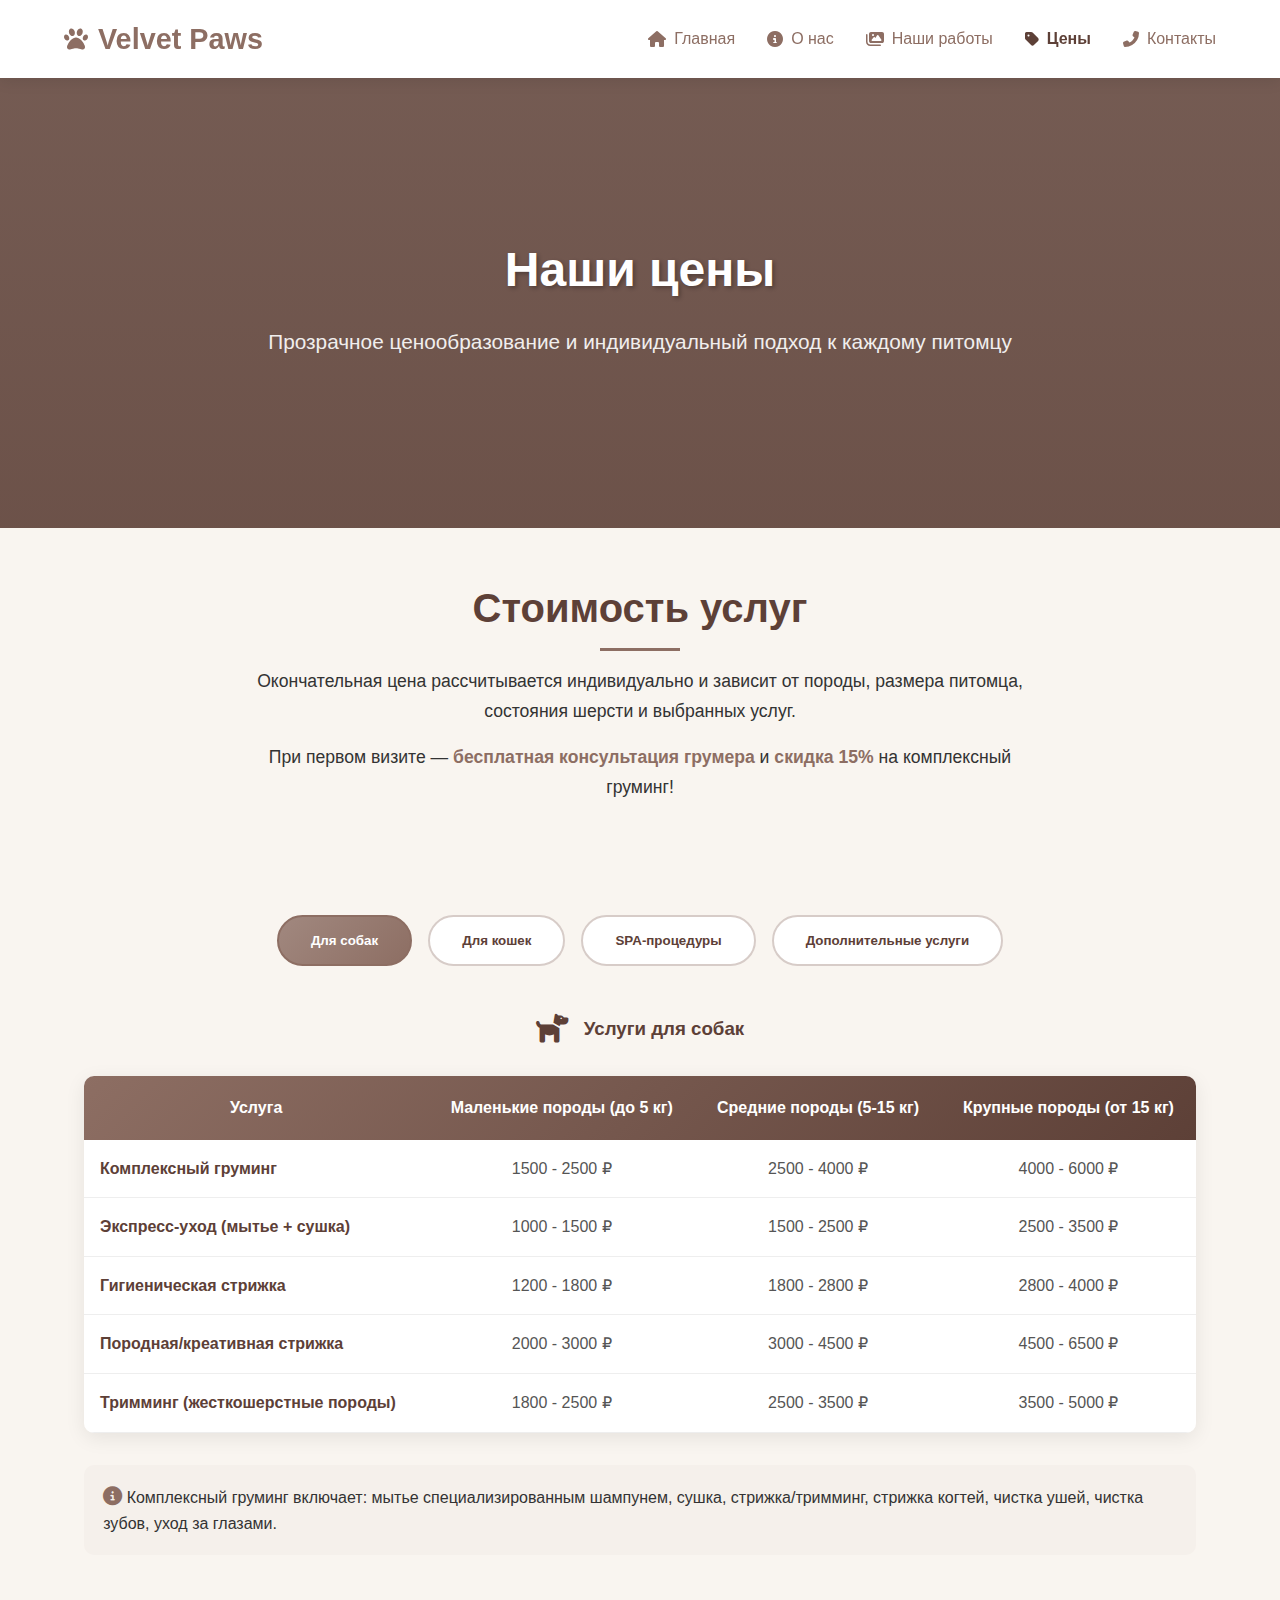
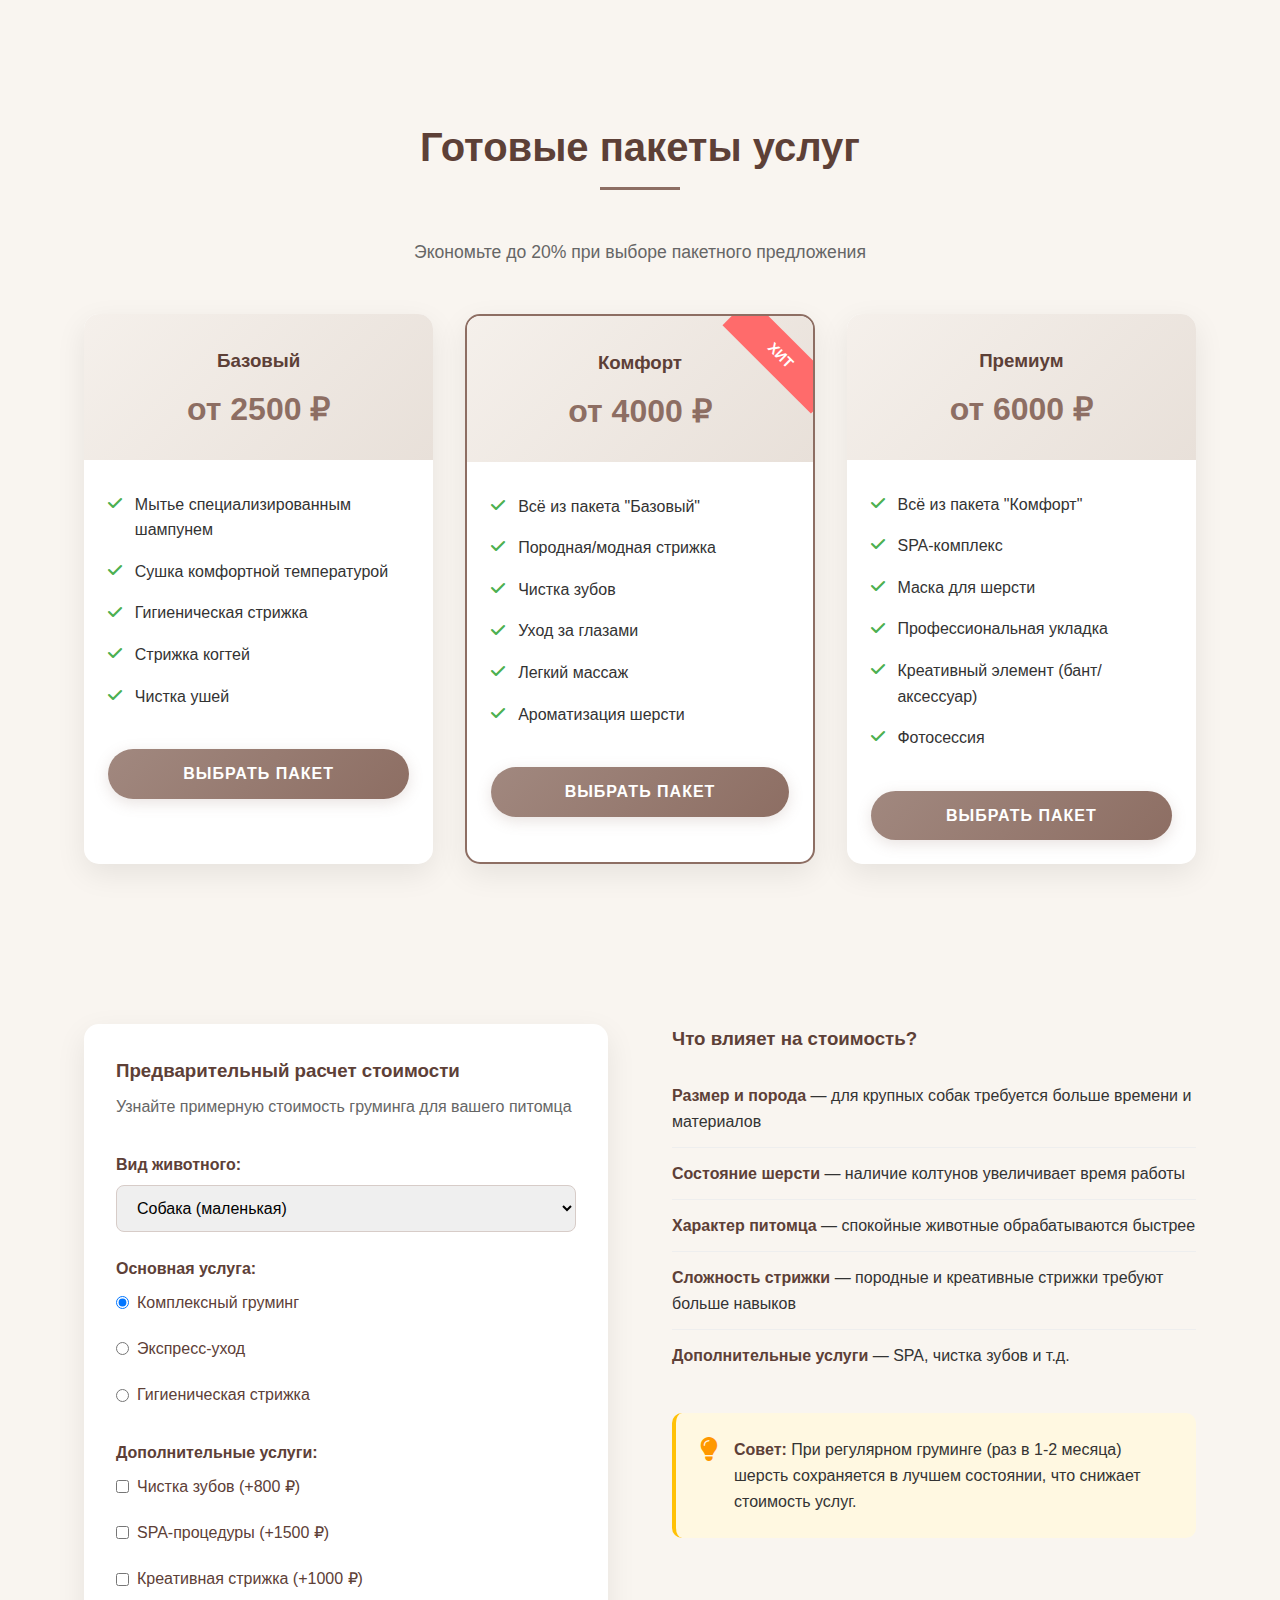
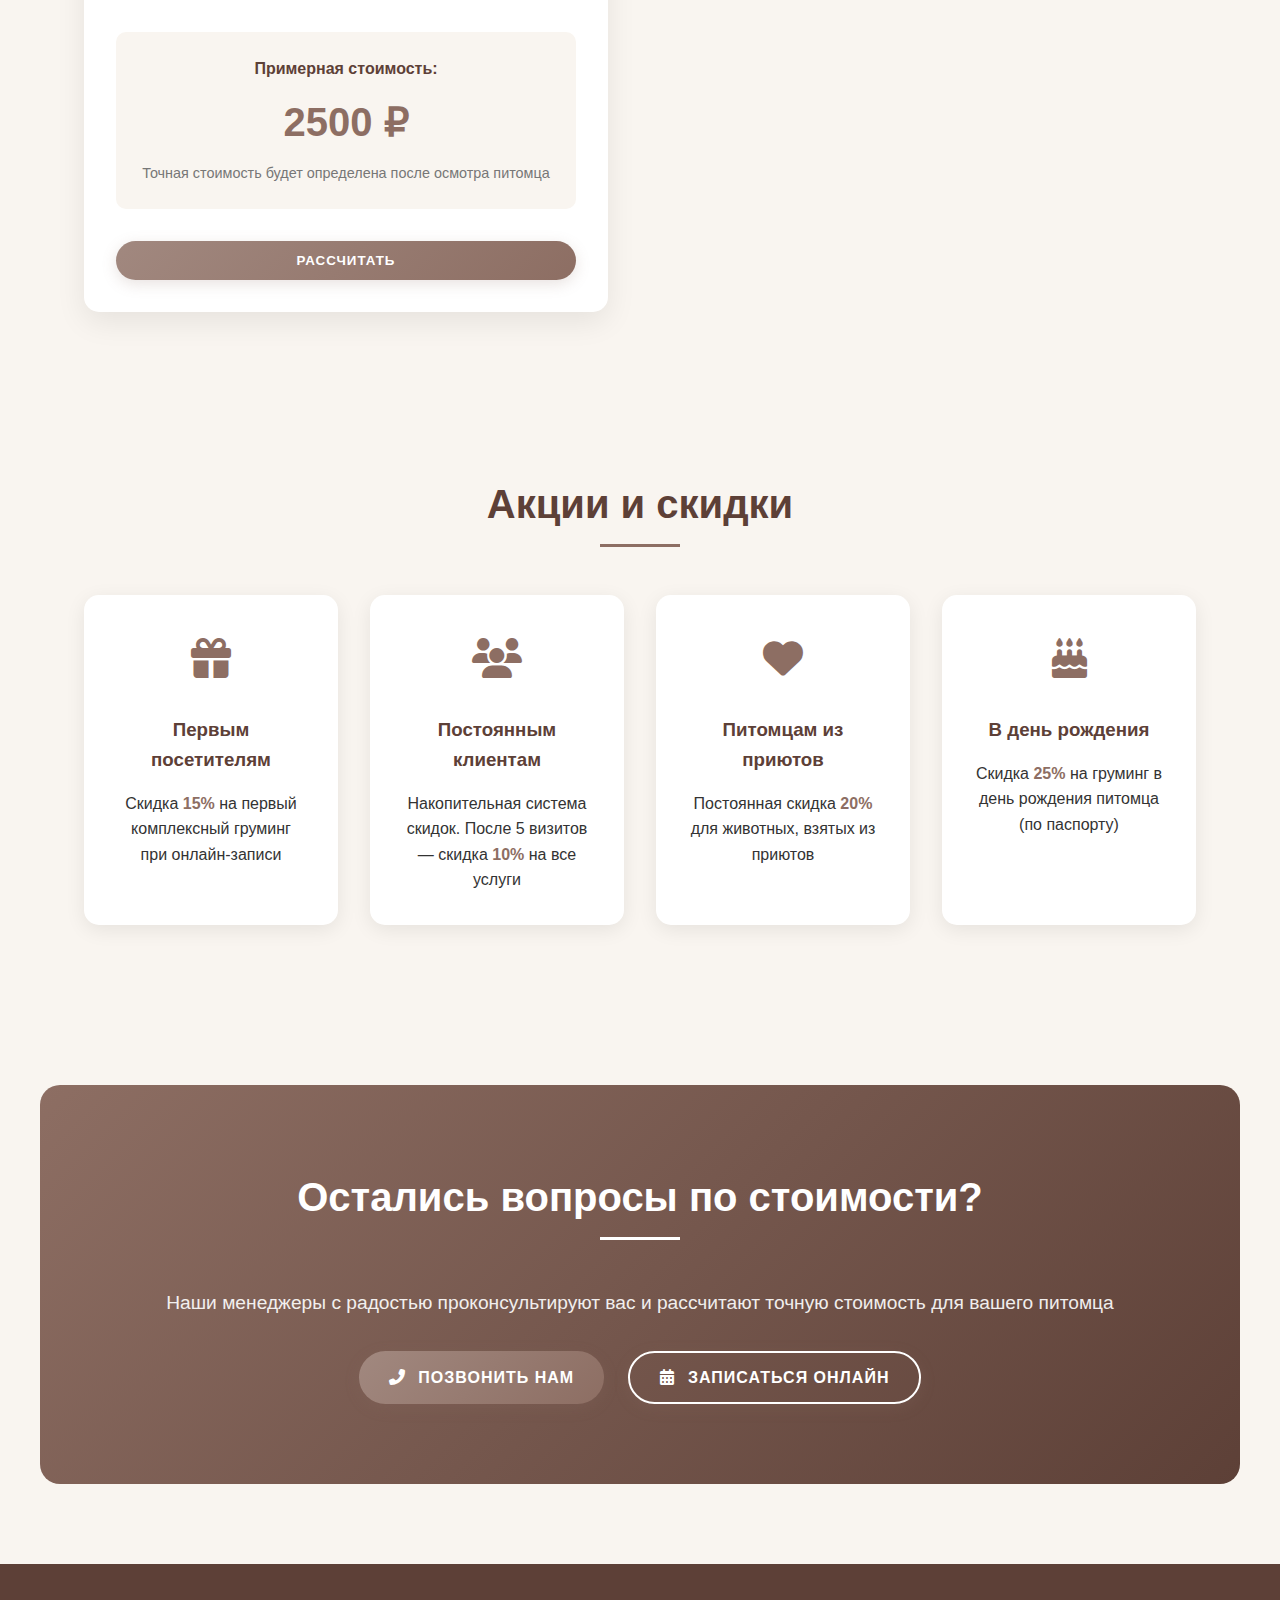
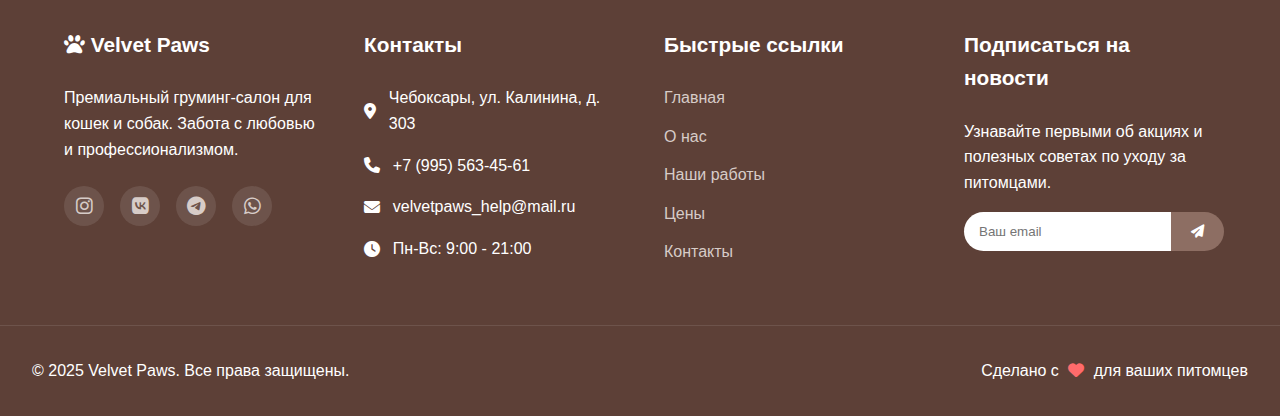
<file: prices.html>
<!DOCTYPE html>
<html lang="ru">

<head>
    <meta charset="UTF-8">
    <meta name="viewport" content="width=device-width, initial-scale=1.0">
    <title>Цены — Velvet Paws</title>
    <link rel="stylesheet" href="css/style.css">
    <link rel="stylesheet" href="https://cdnjs.cloudflare.com/ajax/libs/font-awesome/6.4.0/css/all.min.css">
</head>

<body>
    <header class="header">
        <div class="logo">
            <i class="fas fa-paw"></i> Velvet Paws
        </div>
        <div class="burger" onclick="toggleMenu()">☰</div>
        <nav id="nav">
            <a href="index.html"><i class="fas fa-home"></i> Главная</a>
            <a href="about.html"><i class="fas fa-info-circle"></i> О нас</a>
            <a href="works.html"><i class="fas fa-images"></i> Наши работы</a>
            <a href="prices.html" class="active"><i class="fas fa-tag"></i> Цены</a>
            <a href="contacts.html"><i class="fas fa-phone-alt"></i> Контакты</a>
        </nav>
    </header>

    <section class="page-hero">
        <div class="page-hero-content">
            <h1>Наши цены</h1>
            <p>Прозрачное ценообразование и индивидуальный подход к каждому питомцу</p>
        </div>
    </section>

    <section class="pricing-intro">
        <div class="container">
            <div class="intro-content">
                <h2>Стоимость услуг</h2>
                <p>Окончательная цена рассчитывается индивидуально и зависит от породы, размера питомца, состояния шерсти и выбранных услуг.</p>
                <p>При первом визите — <strong>бесплатная консультация грумера</strong> и <strong>скидка 15%</strong> на комплексный груминг!</p>
            </div>
        </div>
    </section>

    <section class="pricing-tables">
        <div class="container">
            <div class="tabs">
                <button class="tab-btn active" data-tab="dogs">Для собак</button>
                <button class="tab-btn" data-tab="cats">Для кошек</button>
                <button class="tab-btn" data-tab="spa">SPA-процедуры</button>
                <button class="tab-btn" data-tab="additional">Дополнительные услуги</button>
            </div>

            <!-- Таблица для собак -->
            <div class="pricing-table active" id="dogs-table">
                <h3><i class="fas fa-dog"></i> Услуги для собак</h3>
                <div class="table-responsive">
                    <table class="price-table">
                        <thead>
                            <tr>
                                <th>Услуга</th>
                                <th>Маленькие породы (до 5 кг)</th>
                                <th>Средние породы (5-15 кг)</th>
                                <th>Крупные породы (от 15 кг)</th>
                            </tr>
                        </thead>
                        <tbody>
                            <tr>
                                <td>Комплексный груминг</td>
                                <td>1500 - 2500 ₽</td>
                                <td>2500 - 4000 ₽</td>
                                <td>4000 - 6000 ₽</td>
                            </tr>
                            <tr>
                                <td>Экспресс-уход (мытье + сушка)</td>
                                <td>1000 - 1500 ₽</td>
                                <td>1500 - 2500 ₽</td>
                                <td>2500 - 3500 ₽</td>
                            </tr>
                            <tr>
                                <td>Гигиеническая стрижка</td>
                                <td>1200 - 1800 ₽</td>
                                <td>1800 - 2800 ₽</td>
                                <td>2800 - 4000 ₽</td>
                            </tr>
                            <tr>
                                <td>Породная/креативная стрижка</td>
                                <td>2000 - 3000 ₽</td>
                                <td>3000 - 4500 ₽</td>
                                <td>4500 - 6500 ₽</td>
                            </tr>
                            <tr>
                                <td>Тримминг (жесткошерстные породы)</td>
                                <td>1800 - 2500 ₽</td>
                                <td>2500 - 3500 ₽</td>
                                <td>3500 - 5000 ₽</td>
                            </tr>
                        </tbody>
                    </table>
                </div>
                <div class="price-note">
                    <p><i class="fas fa-info-circle"></i> Комплексный груминг включает: мытье специализированным шампунем, сушка, стрижка/тримминг, стрижка когтей, чистка ушей, чистка зубов, уход за глазами.</p>
                </div>
            </div>
            <div class="pricing-table" id="cats-table">
                <h3><i class="fas fa-cat"></i> Услуги для кошек</h3>
                <div class="table-responsive">
                    <table class="price-table">
                        <thead>
                            <tr>
                                <th>Услуга</th>
                                <th>Короткошерстные</th>
                                <th>Длинношерстные</th>
                                <th>Экзотические породы</th>
                            </tr>
                        </thead>
                        <tbody>
                            <tr>
                                <td>Комплексный груминг</td>
                                <td>2000 - 3000 ₽</td>
                                <td>2500 - 4000 ₽</td>
                                <td>3000 - 5000 ₽</td>
                            </tr>
                            <tr>
                                <td>Экспресс-уход</td>
                                <td>1500 - 2000 ₽</td>
                                <td>2000 - 3000 ₽</td>
                                <td>2500 - 3500 ₽</td>
                            </tr>
                            <tr>
                                <td>Гигиеническая стрижка</td>
                                <td>1800 - 2500 ₽</td>
                                <td>2500 - 3500 ₽</td>
                                <td>3000 - 4500 ₽</td>
                            </tr>
                            <tr>
                                <td>Вычесывание колтунов</td>
                                <td>1000 - 1500 ₽</td>
                                <td>1500 - 2500 ₽</td>
                                <td>2000 - 3000 ₽</td>
                            </tr>
                            <tr>
                                <td>Стрижка "под льва"</td>
                                <td>2500 - 3500 ₽</td>
                                <td>3000 - 4500 ₽</td>
                                <td>3500 - 5500 ₽</td>
                            </tr>
                        </tbody>
                    </table>
                </div>
                <div class="price-note">
                    <p><i class="fas fa-info-circle"></i> Для кошек мы используем специальные успокаивающие средства и создаем максимально комфортную обстановку. Работаем только с привитыми животными.</p>
                </div>
            </div>
            <div class="pricing-table" id="spa-table">
                <h3><i class="fas fa-spa"></i> SPA-процедуры</h3>
                <div class="table-responsive">
                    <table class="price-table">
                        <thead>
                            <tr>
                                <th>Услуга</th>
                                <th>Описание</th>
                                <th>Стоимость</th>
                            </tr>
                        </thead>
                        <tbody>
                            <tr>
                                <td>SPA-комплекс "Премиум"</td>
                                <td>Расслабляющая ванна, массаж, маска для шерсти, ароматерапия, укладка</td>
                                <td>от 2500 ₽</td>
                            </tr>
                            <tr>
                                <td>Лечебные ванны</td>
                                <td>При кожных проблемах, аллергии, для чувствительной кожи</td>
                                <td>от 1500 ₽</td>
                            </tr>
                            <tr>
                                <td>Ароматерапия</td>
                                <td>Успокаивающие или тонизирующие аромамасла для релаксации</td>
                                <td>от 800 ₽</td>
                            </tr>
                            <tr>
                                <td>Массаж</td>
                                <td>Расслабляющий или лечебный массаж для улучшения кровообращения</td>
                                <td>от 1000 ₽</td>
                            </tr>
                            <tr>
                                <td>Маски для шерсти</td>
                                <td>Восстанавливающие, увлажняющие или питательные маски</td>
                                <td>от 1200 ₽</td>
                            </tr>
                        </tbody>
                    </table>
                </div>
                <div class="price-note">
                    <p><i class="fas fa-info-circle"></i> SPA-процедуры особенно рекомендуются для пожилых животных, после линьки или для подготовки к выставкам.</p>
                </div>
            </div>
            <div class="pricing-table" id="additional-table">
                <h3><i class="fas fa-plus-circle"></i> Дополнительные услуги</h3>
                <div class="table-responsive">
                    <table class="price-table">
                        <thead>
                            <tr>
                                <th>Услуга</th>
                                <th>Описание</th>
                                <th>Стоимость</th>
                            </tr>
                        </thead>
                        <tbody>
                            <tr>
                                <td>Чистка зубов</td>
                                <td>Профессиональная чистка без наркоза</td>
                                <td>800 ₽</td>
                            </tr>
                            <tr>
                                <td>Стрижка когтей</td>
                                <td>Аккуратная стрижка + обработка пилочкой</td>
                                <td>300 ₽</td>
                            </tr>
                            <tr>
                                <td>Чистка ушей</td>
                                <td>Глубокая чистка с применением лосьона</td>
                                <td>400 ₽</td>
                            </tr>
                            <tr>
                                <td>Уход за глазами</td>
                                <td>Обработка области вокруг глаз, удаление слезных дорожек</td>
                                <td>350 ₽</td>
                            </tr>
                            <tr>
                                <td>Удаление колтунов</td>
                                <td>Аккуратное вычесывание или выстригание (за колтун)</td>
                                <td>200 - 500 ₽</td>
                            </tr>
                            <tr>
                                <td>Выражение параанальных желез</td>
                                <td>Профессиональная процедура по необходимости</td>
                                <td>500 ₽</td>
                            </tr>
                            <tr>
                                <td>Креативное окрашивание</td>
                                <td>Безопасными красками для животных (за зону)</td>
                                <td>от 1000 ₽</td>
                            </tr>
                            <tr>
                                <td>Укладка шерсти</td>
                                <td>С использованием профессиональных средств</td>
                                <td>от 700 ₽</td>
                            </tr>
                        </tbody>
                    </table>
                </div>
                <div class="price-note">
                    <p><i class="fas fa-info-circle"></i> Дополнительные услуги можно заказать как отдельно, так и в составе комплексного груминга.</p>
                </div>
            </div>
        </div>
    </section>

    <section class="packages">
        <div class="container">
            <h2>Готовые пакеты услуг</h2>
            <p class="subtitle">Экономьте до 20% при выборе пакетного предложения</p>
            <div class="packages-container">
                <div class="package-card">
                    <div class="package-header">
                        <h3>Базовый</h3>
                        <div class="package-price">от 2500 ₽</div>
                    </div>
                    <div class="package-content">
                        <ul>
                            <li><i class="fas fa-check"></i> Мытье специализированным шампунем</li>
                            <li><i class="fas fa-check"></i> Сушка комфортной температурой</li>
                            <li><i class="fas fa-check"></i> Гигиеническая стрижка</li>
                            <li><i class="fas fa-check"></i> Стрижка когтей</li>
                            <li><i class="fas fa-check"></i> Чистка ушей</li>
                        </ul>
                        <a href="contacts.html" class="btn">Выбрать пакет</a>
                    </div>
                </div>
                <div class="package-card popular">
                    <div class="package-badge">ХИТ</div>
                    <div class="package-header">
                        <h3>Комфорт</h3>
                        <div class="package-price">от 4000 ₽</div>
                    </div>
                    <div class="package-content">
                        <ul>
                            <li><i class="fas fa-check"></i> Всё из пакета "Базовый"</li>
                            <li><i class="fas fa-check"></i> Породная/модная стрижка</li>
                            <li><i class="fas fa-check"></i> Чистка зубов</li>
                            <li><i class="fas fa-check"></i> Уход за глазами</li>
                            <li><i class="fas fa-check"></i> Легкий массаж</li>
                            <li><i class="fas fa-check"></i> Ароматизация шерсти</li>
                        </ul>
                        <a href="contacts.html" class="btn">Выбрать пакет</a>
                    </div>
                </div>
                <div class="package-card">
                    <div class="package-header">
                        <h3>Премиум</h3>
                        <div class="package-price">от 6000 ₽</div>
                    </div>
                    <div class="package-content">
                        <ul>
                            <li><i class="fas fa-check"></i> Всё из пакета "Комфорт"</li>
                            <li><i class="fas fa-check"></i> SPA-комплекс</li>
                            <li><i class="fas fa-check"></i> Маска для шерсти</li>
                            <li><i class="fas fa-check"></i> Профессиональная укладка</li>
                            <li><i class="fas fa-check"></i> Креативный элемент (бант/аксессуар)</li>
                            <li><i class="fas fa-check"></i> Фотосессия</li>
                        </ul>
                        <a href="contacts.html" class="btn">Выбрать пакет</a>
                    </div>
                </div>
            </div>
        </div>
    </section>

    <section class="price-calculator">
        <div class="container">
            <div class="calculator-container">
                <div class="calculator-form">
                    <h3>Предварительный расчет стоимости</h3>
                    <p>Узнайте примерную стоимость груминга для вашего питомца</p>

                    <div class="form-group">
                        <label for="pet-type">Вид животного:</label>
                        <select id="pet-type">
                            <option value="dog-small">Собака (маленькая)</option>
                            <option value="dog-medium">Собака (средняя)</option>
                            <option value="dog-large">Собака (крупная)</option>
                            <option value="cat-short">Кошка (короткошерстная)</option>
                            <option value="cat-long">Кошка (длинношерстная)</option>
                        </select>
                    </div>

                    <div class="form-group">
                        <label>Основная услуга:</label>
                        <div class="radio-group">
                            <label><input type="radio" name="service" value="complex" checked> Комплексный груминг</label>
                            <label><input type="radio" name="service" value="express"> Экспресс-уход</label>
                            <label><input type="radio" name="service" value="hygiene"> Гигиеническая стрижка</label>
                        </div>
                    </div>

                    <div class="form-group">
                        <label>Дополнительные услуги:</label>
                        <div class="checkbox-group">
                            <label><input type="checkbox" value="teeth"> Чистка зубов (+800 ₽)</label>
                            <label><input type="checkbox" value="spa"> SPA-процедуры (+1500 ₽)</label>
                            <label><input type="checkbox" value="creative"> Креативная стрижка (+1000 ₽)</label>
                        </div>
                    </div>

                    <div class="calculator-result">
                        <h4>Примерная стоимость:</h4>
                        <div class="result-price" id="calculated-price">2500 ₽</div>
                        <p class="note">Точная стоимость будет определена после осмотра питомца</p>
                    </div>

                    <button class="btn" onclick="calculatePrice()">Рассчитать</button>
                </div>
                <div class="calculator-info">
                    <h3>Что влияет на стоимость?</h3>
                    <ul>
                        <li><strong>Размер и порода</strong> — для крупных собак требуется больше времени и материалов</li>
                        <li><strong>Состояние шерсти</strong> — наличие колтунов увеличивает время работы</li>
                        <li><strong>Характер питомца</strong> — спокойные животные обрабатываются быстрее</li>
                        <li><strong>Сложность стрижки</strong> — породные и креативные стрижки требуют больше навыков</li>
                        <li><strong>Дополнительные услуги</strong> — SPA, чистка зубов и т.д.</li>
                    </ul>
                    <div class="tip">
                        <i class="fas fa-lightbulb"></i>
                        <p><strong>Совет:</strong> При регулярном груминге (раз в 1-2 месяца) шерсть сохраняется в лучшем состоянии, что снижает стоимость услуг.</p>
                    </div>
                </div>
            </div>
        </div>
    </section>

    <section class="discounts">
        <div class="container">
            <h2>Акции и скидки</h2>
            <div class="discounts-container">
                <div class="discount-card">
                    <div class="discount-icon">
                        <i class="fas fa-gift"></i>
                    </div>
                    <h3>Первым посетителям</h3>
                    <p>Скидка <strong>15%</strong> на первый комплексный груминг при онлайн-записи</p>
                </div>
                <div class="discount-card">
                    <div class="discount-icon">
                        <i class="fas fa-users"></i>
                    </div>
                    <h3>Постоянным клиентам</h3>
                    <p>Накопительная система скидок. После 5 визитов — скидка <strong>10%</strong> на все услуги</p>
                </div>
                <div class="discount-card">
                    <div class="discount-icon">
                        <i class="fas fa-heart"></i>
                    </div>
                    <h3>Питомцам из приютов</h3>
                    <p>Постоянная скидка <strong>20%</strong> для животных, взятых из приютов</p>
                </div>
                <div class="discount-card">
                    <div class="discount-icon">
                        <i class="fas fa-birthday-cake"></i>
                    </div>
                    <h3>В день рождения</h3>
                    <p>Скидка <strong>25%</strong> на груминг в день рождения питомца (по паспорту)</p>
                </div>
            </div>
        </div>
    </section>

    <section class="cta-pricing">
        <div class="container">
            <div class="cta-content">
                <h2>Остались вопросы по стоимости?</h2>
                <p>Наши менеджеры с радостью проконсультируют вас и рассчитают точную стоимость для вашего питомца</p>
                <div class="cta-buttons">
                    <a href="contacts.html" class="btn"><i class="fas fa-phone-alt"></i> Позвонить нам</a>
                    <a href="contacts.html" class="btn btn-outline"><i class="fas fa-calendar-alt"></i> Записаться онлайн</a>
                </div>
            </div>
        </div>
    </section>

    <footer class="footer">
        <div class="footer-container">
            <div class="footer-section">
                <h3><i class="fas fa-paw"></i> Velvet Paws</h3>
                <p>Премиальный груминг-салон для кошек и собак. Забота с любовью и профессионализмом.</p>
                <div class="social-links">
                    <a href="#"><i class="fab fa-instagram"></i></a>
                    <a href="#"><i class="fab fa-vk"></i></a>
                    <a href="#"><i class="fab fa-telegram"></i></a>
                    <a href="#"><i class="fab fa-whatsapp"></i></a>
                </div>
            </div>
            <div class="footer-section">
                <h3>Контакты</h3>
                <p><i class="fas fa-map-marker-alt"></i> Чебоксары, ул. Калинина, д. 303</p>
                <p><i class="fas fa-phone"></i> +7 (995) 563-45-61</p>
                <p><i class="fas fa-envelope"></i> velvetpaws_help@mail.ru</p>
                <p><i class="fas fa-clock"></i> Пн-Вс: 9:00 - 21:00</p>
            </div>
            <div class="footer-section">
                <h3>Быстрые ссылки</h3>
                <a href="index.html">Главная</a>
                <a href="about.html">О нас</a>
                <a href="works.html">Наши работы</a>
                <a href="prices.html">Цены</a>
                <a href="contacts.html">Контакты</a>
            </div>
            <div class="footer-section">
                <h3>Подписаться на новости</h3>
                <p>Узнавайте первыми об акциях и полезных советах по уходу за питомцами.</p>
                <form class="subscribe-form">
                    <input type="email" placeholder="Ваш email" required>
                    <button type="submit"><i class="fas fa-paper-plane"></i></button>
                </form>
            </div>
        </div>
        <div class="footer-bottom">
            <p>© 2025 Velvet Paws. Все права защищены.</p>
            <p>Сделано с <i class="fas fa-heart"></i> для ваших питомцев</p>
        </div>
    </footer>
    <script>
        function toggleMenu() {
            const nav = document.getElementById('nav');
            nav.classList.toggle('active');
        }
        document.querySelectorAll('#nav a').forEach(link => {
            link.addEventListener('click', () => {
                document.getElementById('nav').classList.remove('active');
            });
        });
        document.querySelectorAll('.tab-btn').forEach(button => {
            button.addEventListener('click', function() {
                document.querySelectorAll('.tab-btn').forEach(btn => btn.classList.remove('active'));
                document.querySelectorAll('.pricing-table').forEach(table => table.classList.remove('active'));

                this.classList.add('active');

                const tabId = this.getAttribute('data-tab');
                document.getElementById(`${tabId}-table`).classList.add('active');
            });
        });

        function calculatePrice() {
            const prices = {
                'dog-small': {
                    complex: 2000,
                    express: 1250,
                    hygiene: 1500
                },
                'dog-medium': {
                    complex: 3250,
                    express: 2000,
                    hygiene: 2300
                },
                'dog-large': {
                    complex: 5000,
                    express: 3000,
                    hygiene: 3400
                },
                'cat-short': {
                    complex: 2500,
                    express: 1750,
                    hygiene: 2150
                },
                'cat-long': {
                    complex: 3250,
                    express: 2500,
                    hygiene: 3000
                }
            };
            const extraPrices = {
                teeth: 800,
                spa: 1500,
                creative: 1000
            };

            const petType = document.getElementById('pet-type').value;
            const serviceType = document.querySelector('input[name="service"]:checked').value;

            let total = prices[petType][serviceType];

            document.querySelectorAll('.checkbox-group input:checked').forEach(checkbox => {
                total += extraPrices[checkbox.value] || 0;
            });

            document.getElementById('calculated-price').textContent = total + ' ₽';

            const priceElement = document.getElementById('calculated-price');
            priceElement.style.transform = 'scale(1.1)';
            setTimeout(() => {
                priceElement.style.transform = 'scale(1)';
            }, 300);
        }

        document.addEventListener('DOMContentLoaded', function() {
            calculatePrice();

            document.querySelectorAll('#pet-type, input[name="service"], .checkbox-group input').forEach(element => {
                element.addEventListener('change', calculatePrice);
            });
        });

        document.querySelector('.subscribe-form') ? .addEventListener('submit', function(e) {
            e.preventDefault();
            const email = this.querySelector('input[type="email"]').value;
            if (email) {
                alert('Спасибо за подписку! Проверьте вашу почту.');
                this.reset();
            }
        });
    </script>
</body>

</html>
</file>
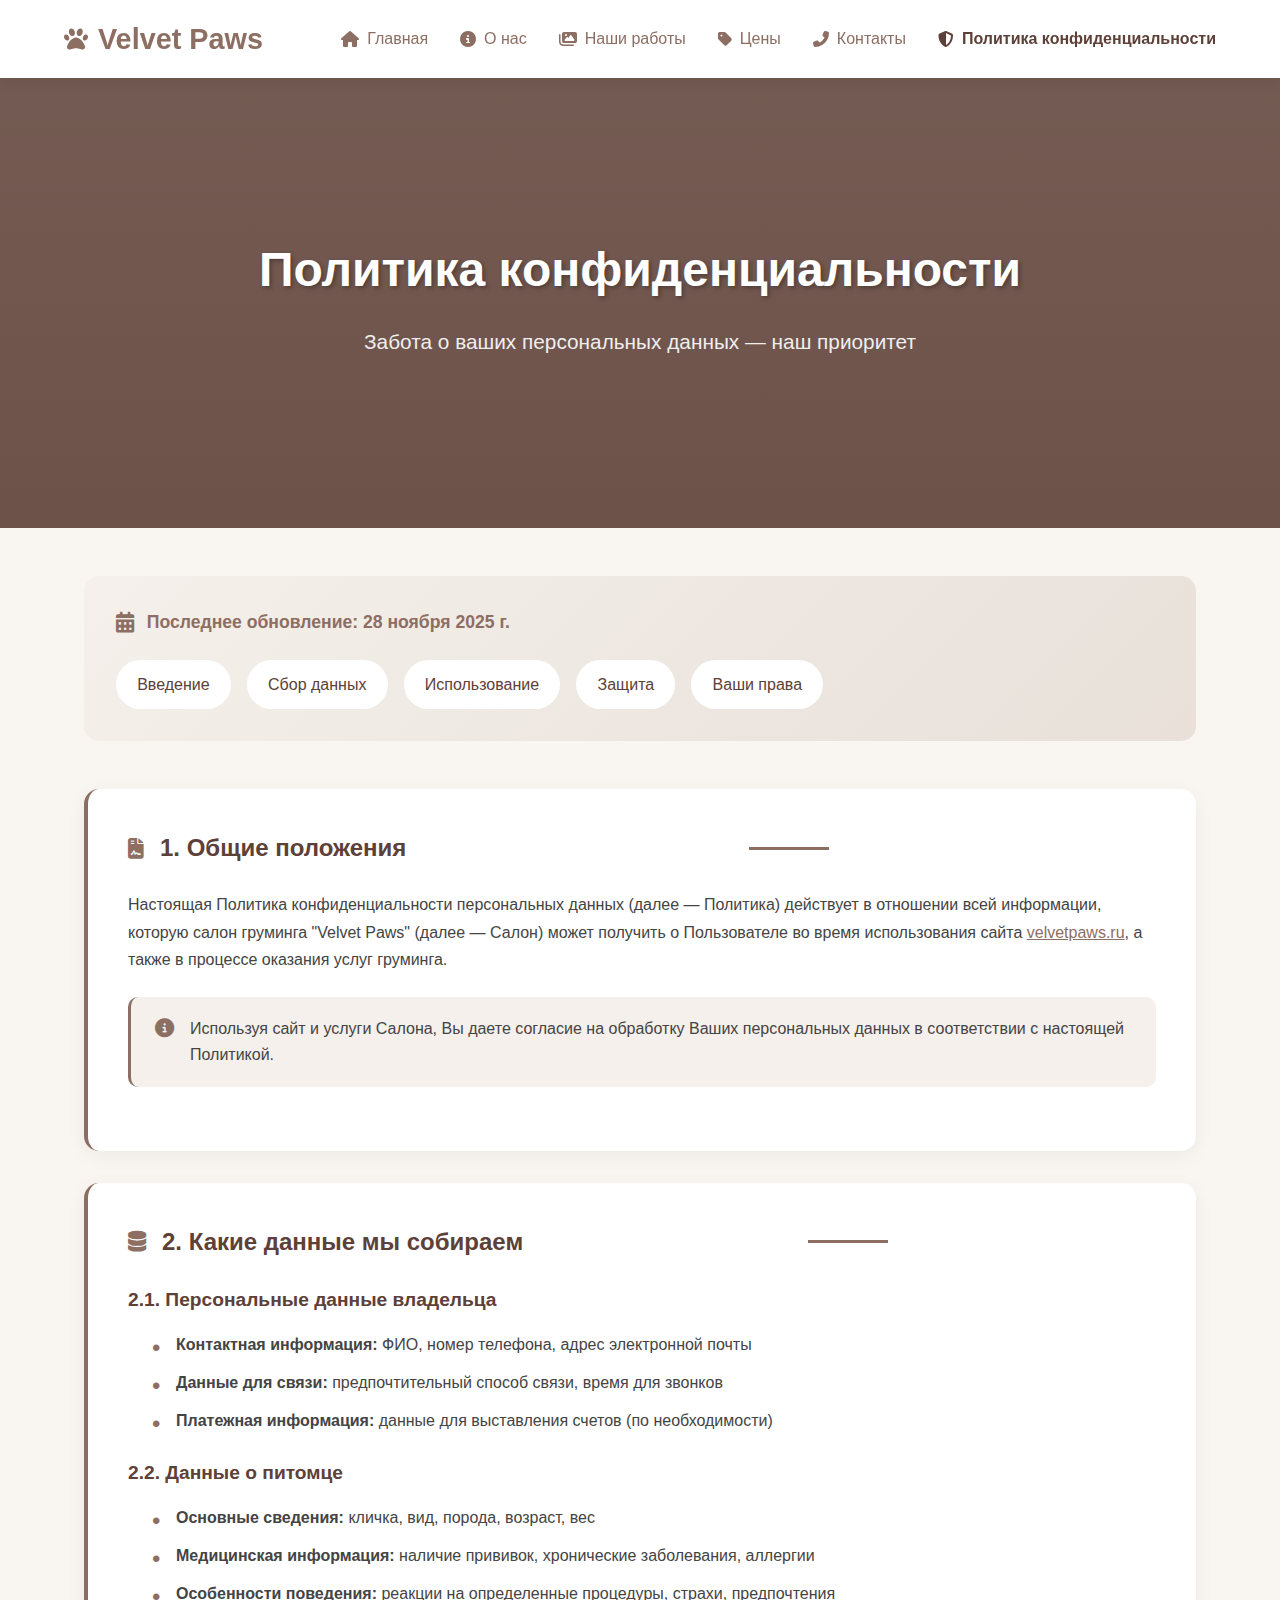
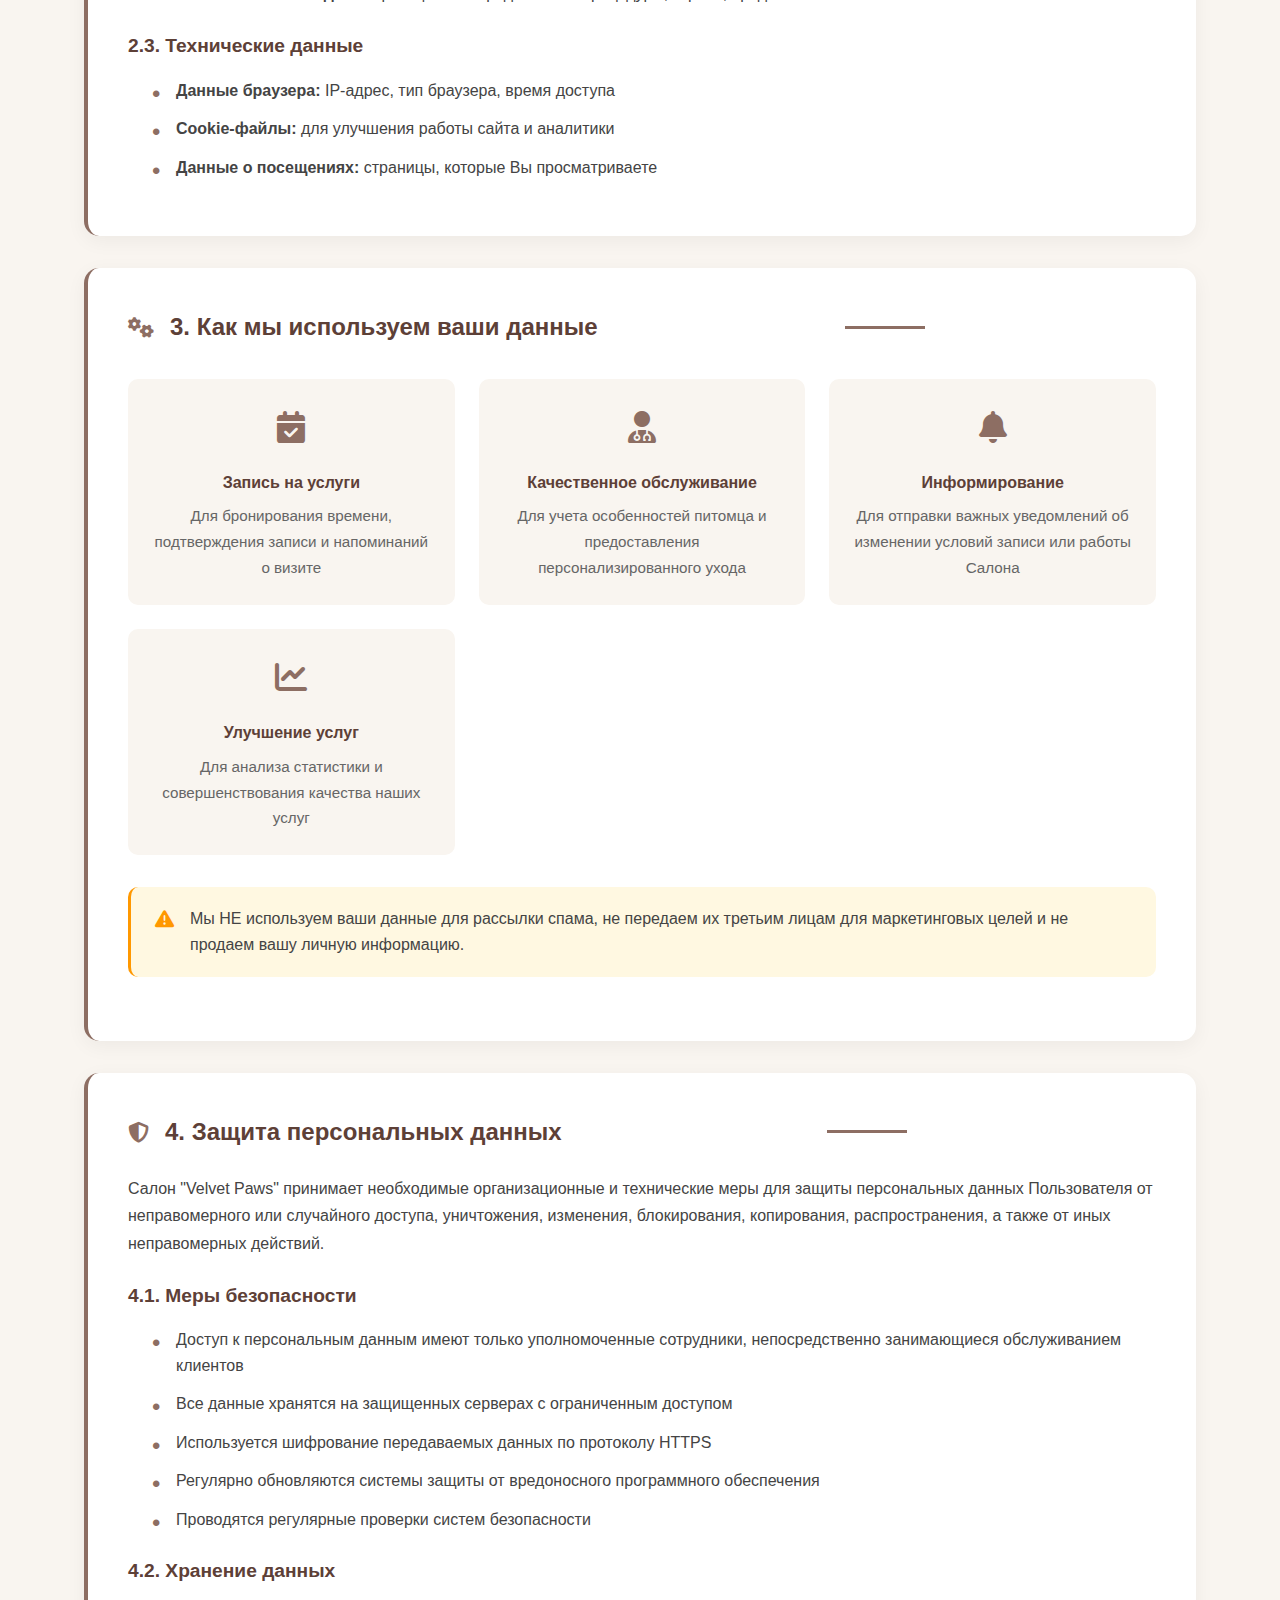
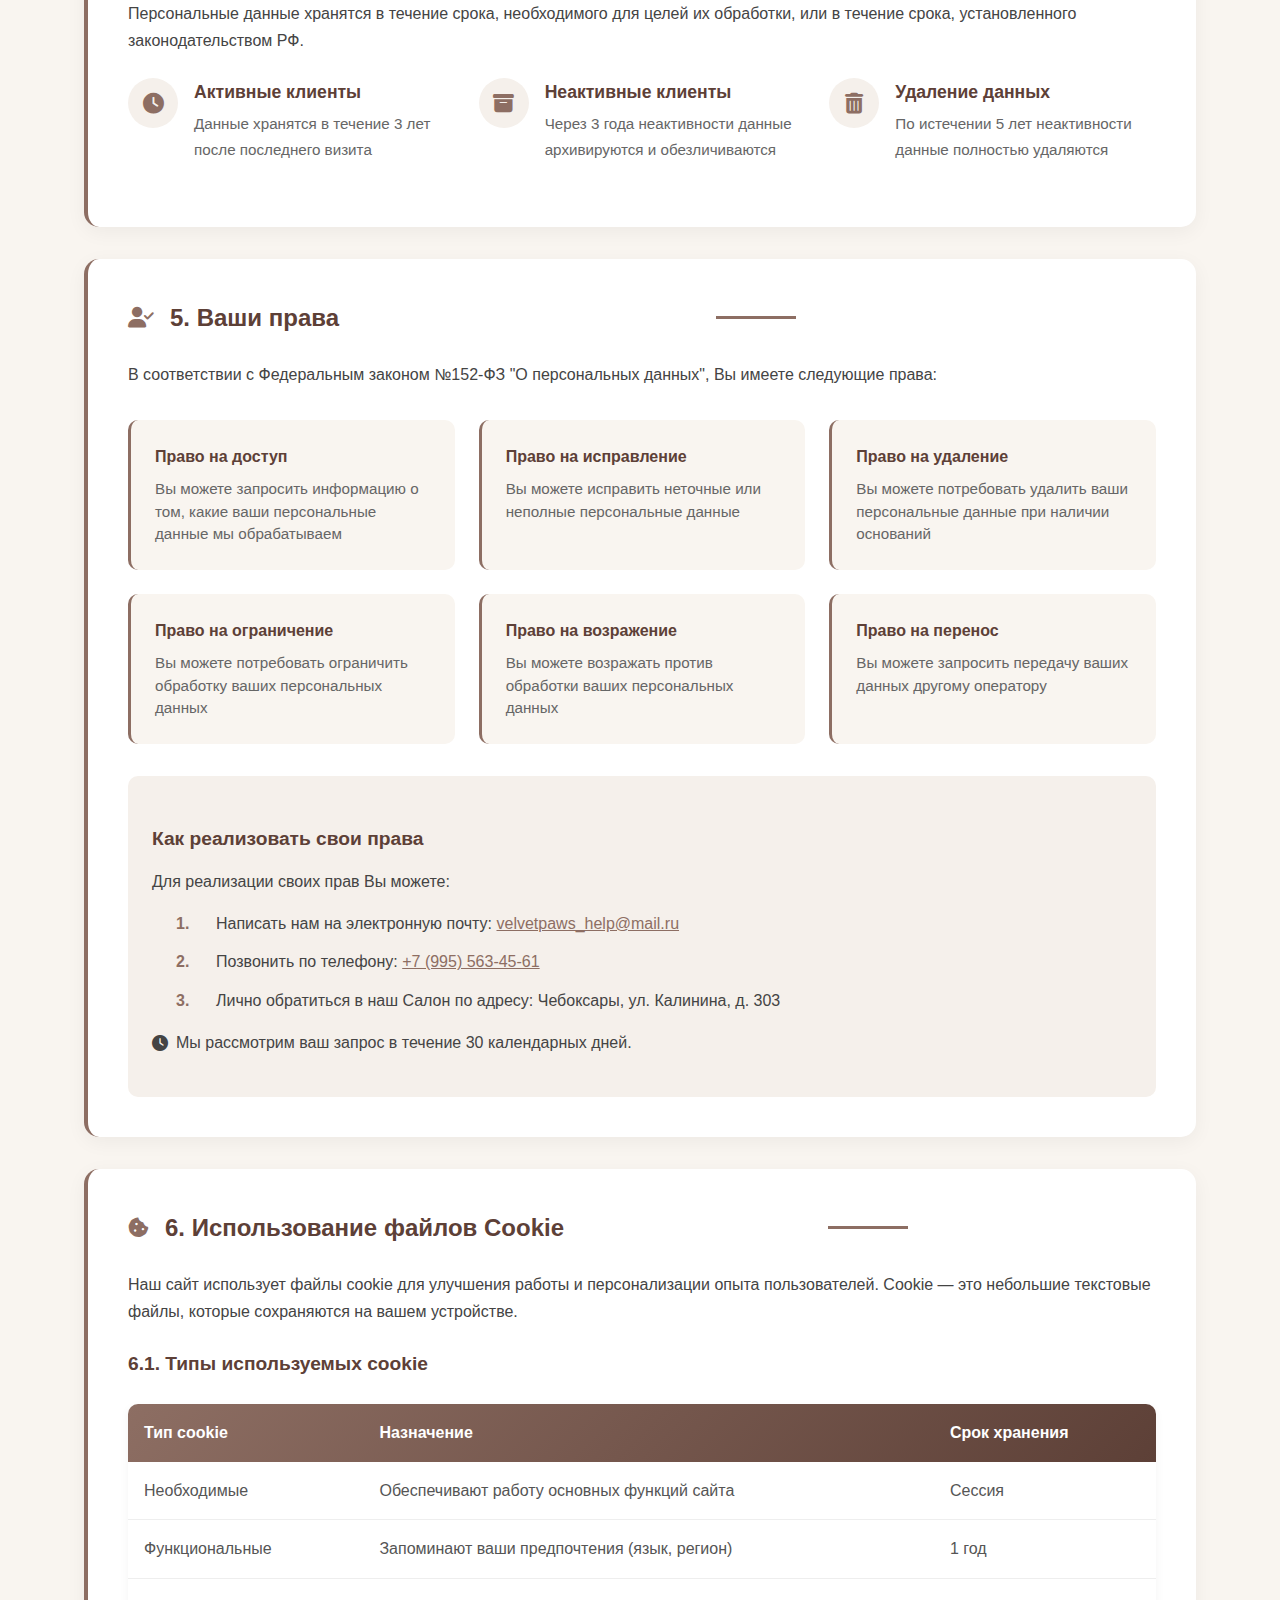
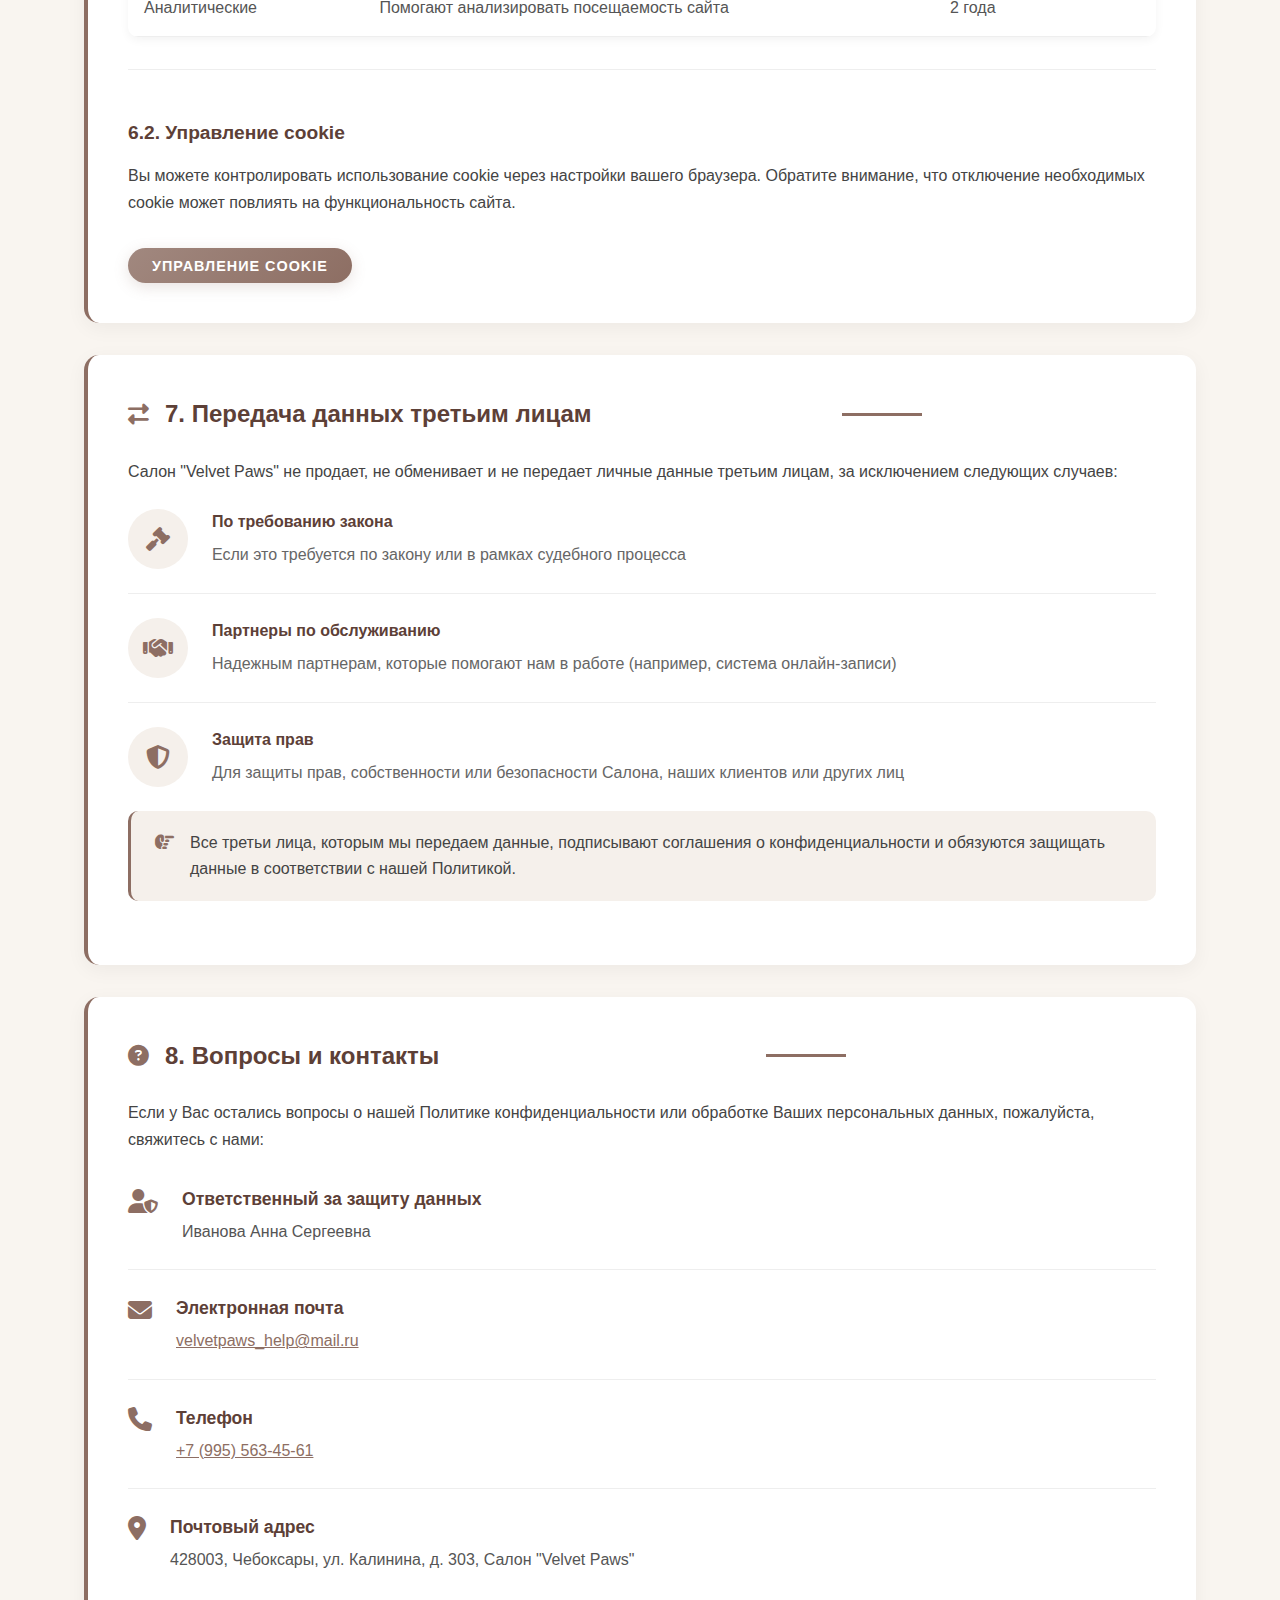
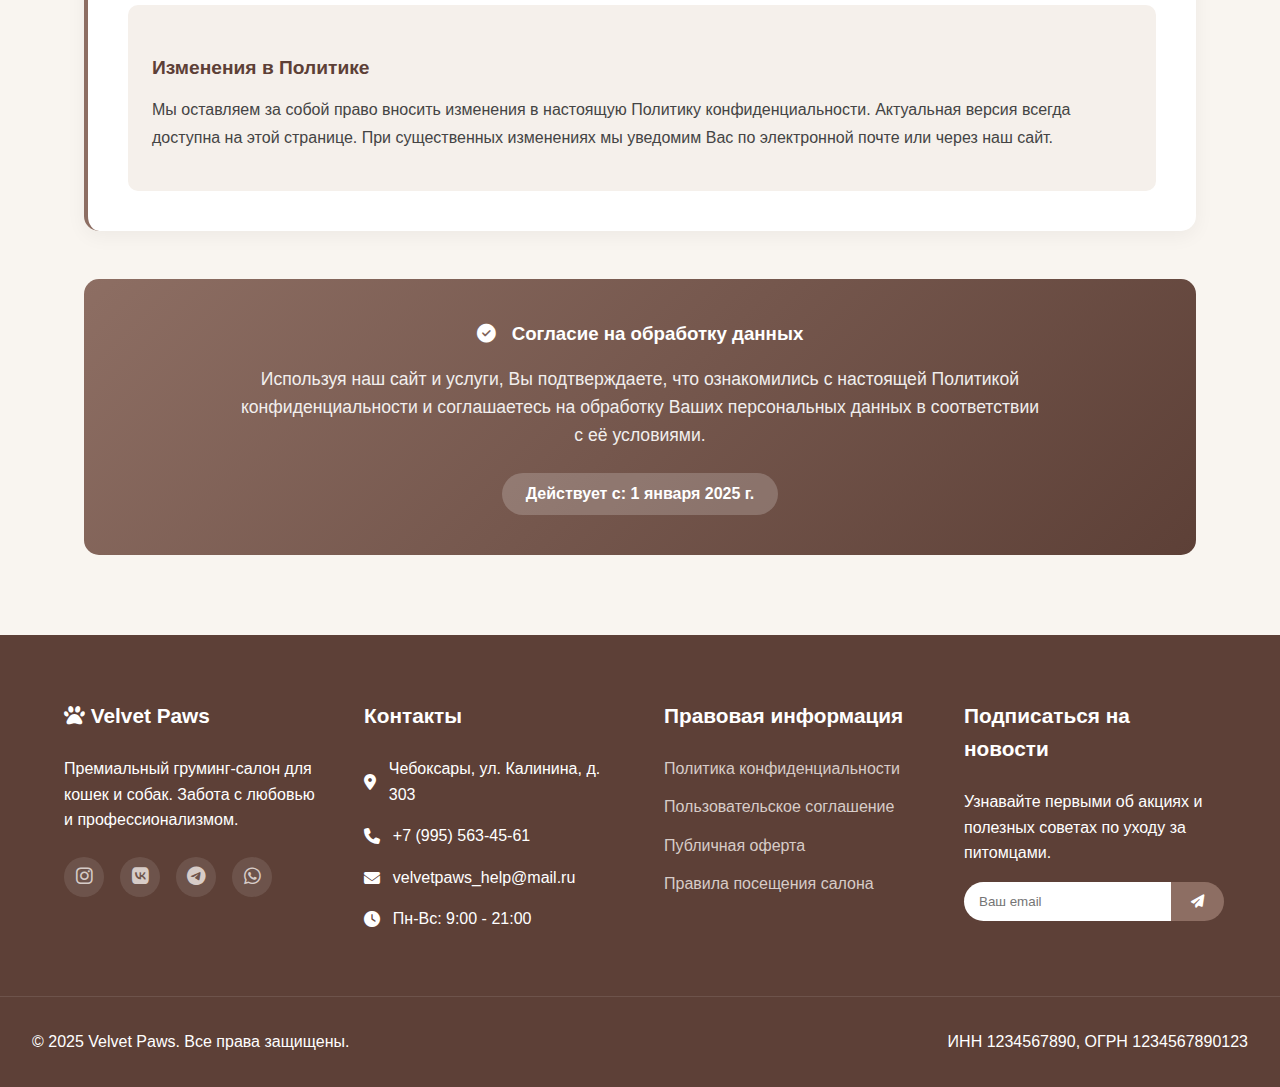
<file: privacy.html>
<!DOCTYPE html>
<html lang="ru">

<head>
    <meta charset="UTF-8">
    <meta name="viewport" content="width=device-width, initial-scale=1.0">
    <title>Политика конфиденциальности — Velvet Paws</title>
    <link rel="stylesheet" href="css/style.css">
    <link rel="stylesheet" href="https://cdnjs.cloudflare.com/ajax/libs/font-awesome/6.4.0/css/all.min.css">
</head>

<body>
    <header class="header">
        <div class="logo">
            <i class="fas fa-paw"></i> Velvet Paws
        </div>
        <div class="burger" onclick="toggleMenu()">☰</div>
        <nav id="nav">
            <a href="index.html"><i class="fas fa-home"></i> Главная</a>
            <a href="about.html"><i class="fas fa-info-circle"></i> О нас</a>
            <a href="works.html"><i class="fas fa-images"></i> Наши работы</a>
            <a href="prices.html"><i class="fas fa-tag"></i> Цены</a>
            <a href="contacts.html"><i class="fas fa-phone-alt"></i> Контакты</a>
            <a href="privacy.html" class="active"><i class="fas fa-shield-alt"></i> Политика конфиденциальности</a>
        </nav>
    </header>

    <section class="page-hero">
        <div class="page-hero-content">
            <h1>Политика конфиденциальности</h1>
            <p>Забота о ваших персональных данных — наш приоритет</p>
        </div>
    </section>

    <section class="privacy-content">
        <div class="container">
            <div class="privacy-header">
                <div class="last-updated">
                    <i class="fas fa-calendar-alt"></i> Последнее обновление: 28 ноября 2025 г.
                </div>
                <div class="privacy-nav">
                    <a href="#intro" class="nav-link">Введение</a>
                    <a href="#data-collection" class="nav-link">Сбор данных</a>
                    <a href="#data-usage" class="nav-link">Использование</a>
                    <a href="#data-protection" class="nav-link">Защита</a>
                    <a href="#rights" class="nav-link">Ваши права</a>
                </div>
            </div>

            <div class="privacy-container">
                <div class="privacy-section" id="intro">
                    <h2><i class="fas fa-file-contract"></i> 1. Общие положения</h2>
                    <div class="privacy-text">
                        <p>Настоящая Политика конфиденциальности персональных данных (далее — Политика) действует в отношении всей информации, которую салон груминга "Velvet Paws" (далее — Салон) может получить о Пользователе во время использования сайта
                            <a href="https://velvetpaws.ru">velvetpaws.ru</a>, а также в процессе оказания услуг груминга.</p>

                        <div class="privacy-note">
                            <i class="fas fa-info-circle"></i>
                            <p>Используя сайт и услуги Салона, Вы даете согласие на обработку Ваших персональных данных в соответствии с настоящей Политикой.</p>
                        </div>
                    </div>
                </div>

                <div class="privacy-section" id="data-collection">
                    <h2><i class="fas fa-database"></i> 2. Какие данные мы собираем</h2>
                    <div class="privacy-text">
                        <h3>2.1. Персональные данные владельца</h3>
                        <ul class="privacy-list">
                            <li><strong>Контактная информация:</strong> ФИО, номер телефона, адрес электронной почты</li>
                            <li><strong>Данные для связи:</strong> предпочтительный способ связи, время для звонков</li>
                            <li><strong>Платежная информация:</strong> данные для выставления счетов (по необходимости)</li>
                        </ul>

                        <h3>2.2. Данные о питомце</h3>
                        <ul class="privacy-list">
                            <li><strong>Основные сведения:</strong> кличка, вид, порода, возраст, вес</li>
                            <li><strong>Медицинская информация:</strong> наличие прививок, хронические заболевания, аллергии</li>
                            <li><strong>Особенности поведения:</strong> реакции на определенные процедуры, страхи, предпочтения</li>
                        </ul>

                        <h3>2.3. Технические данные</h3>
                        <ul class="privacy-list">
                            <li><strong>Данные браузера:</strong> IP-адрес, тип браузера, время доступа</li>
                            <li><strong>Cookie-файлы:</strong> для улучшения работы сайта и аналитики</li>
                            <li><strong>Данные о посещениях:</strong> страницы, которые Вы просматриваете</li>
                        </ul>
                    </div>
                </div>

                <div class="privacy-section" id="data-usage">
                    <h2><i class="fas fa-cogs"></i> 3. Как мы используем ваши данные</h2>
                    <div class="privacy-text">
                        <div class="usage-grid">
                            <div class="usage-card">
                                <div class="usage-icon">
                                    <i class="fas fa-calendar-check"></i>
                                </div>
                                <h4>Запись на услуги</h4>
                                <p>Для бронирования времени, подтверждения записи и напоминаний о визите</p>
                            </div>
                            <div class="usage-card">
                                <div class="usage-icon">
                                    <i class="fas fa-user-md"></i>
                                </div>
                                <h4>Качественное обслуживание</h4>
                                <p>Для учета особенностей питомца и предоставления персонализированного ухода</p>
                            </div>
                            <div class="usage-card">
                                <div class="usage-icon">
                                    <i class="fas fa-bell"></i>
                                </div>
                                <h4>Информирование</h4>
                                <p>Для отправки важных уведомлений об изменении условий записи или работы Салона</p>
                            </div>
                            <div class="usage-card">
                                <div class="usage-icon">
                                    <i class="fas fa-chart-line"></i>
                                </div>
                                <h4>Улучшение услуг</h4>
                                <p>Для анализа статистики и совершенствования качества наших услуг</p>
                            </div>
                        </div>

                        <div class="privacy-note warning">
                            <i class="fas fa-exclamation-triangle"></i>
                            <p>Мы НЕ используем ваши данные для рассылки спама, не передаем их третьим лицам для маркетинговых целей и не продаем вашу личную информацию.</p>
                        </div>
                    </div>
                </div>

                <div class="privacy-section" id="data-protection">
                    <h2><i class="fas fa-shield-alt"></i> 4. Защита персональных данных</h2>
                    <div class="privacy-text">
                        <p>Салон "Velvet Paws" принимает необходимые организационные и технические меры для защиты персональных данных Пользователя от неправомерного или случайного доступа, уничтожения, изменения, блокирования, копирования, распространения,
                            а также от иных неправомерных действий.</p>

                        <div class="protection-measures">
                            <h3>4.1. Меры безопасности</h3>
                            <ul class="privacy-list">
                                <li>Доступ к персональным данным имеют только уполномоченные сотрудники, непосредственно занимающиеся обслуживанием клиентов</li>
                                <li>Все данные хранятся на защищенных серверах с ограниченным доступом</li>
                                <li>Используется шифрование передаваемых данных по протоколу HTTPS</li>
                                <li>Регулярно обновляются системы защиты от вредоносного программного обеспечения</li>
                                <li>Проводятся регулярные проверки систем безопасности</li>
                            </ul>

                            <h3>4.2. Хранение данных</h3>
                            <p>Персональные данные хранятся в течение срока, необходимого для целей их обработки, или в течение срока, установленного законодательством РФ.</p>

                            <div class="storage-info">
                                <div class="storage-item">
                                    <div class="storage-icon">
                                        <i class="fas fa-clock"></i>
                                    </div>
                                    <div>
                                        <h4>Активные клиенты</h4>
                                        <p>Данные хранятся в течение 3 лет после последнего визита</p>
                                    </div>
                                </div>
                                <div class="storage-item">
                                    <div class="storage-icon">
                                        <i class="fas fa-archive"></i>
                                    </div>
                                    <div>
                                        <h4>Неактивные клиенты</h4>
                                        <p>Через 3 года неактивности данные архивируются и обезличиваются</p>
                                    </div>
                                </div>
                                <div class="storage-item">
                                    <div class="storage-icon">
                                        <i class="fas fa-trash-alt"></i>
                                    </div>
                                    <div>
                                        <h4>Удаление данных</h4>
                                        <p>По истечении 5 лет неактивности данные полностью удаляются</p>
                                    </div>
                                </div>
                            </div>
                        </div>
                    </div>
                </div>

                <div class="privacy-section" id="rights">
                    <h2><i class="fas fa-user-check"></i> 5. Ваши права</h2>
                    <div class="privacy-text">
                        <p>В соответствии с Федеральным законом №152-ФЗ "О персональных данных", Вы имеете следующие права:</p>

                        <div class="rights-grid">
                            <div class="right-card">
                                <h4>Право на доступ</h4>
                                <p>Вы можете запросить информацию о том, какие ваши персональные данные мы обрабатываем</p>
                            </div>
                            <div class="right-card">
                                <h4>Право на исправление</h4>
                                <p>Вы можете исправить неточные или неполные персональные данные</p>
                            </div>
                            <div class="right-card">
                                <h4>Право на удаление</h4>
                                <p>Вы можете потребовать удалить ваши персональные данные при наличии оснований</p>
                            </div>
                            <div class="right-card">
                                <h4>Право на ограничение</h4>
                                <p>Вы можете потребовать ограничить обработку ваших персональных данных</p>
                            </div>
                            <div class="right-card">
                                <h4>Право на возражение</h4>
                                <p>Вы можете возражать против обработки ваших персональных данных</p>
                            </div>
                            <div class="right-card">
                                <h4>Право на перенос</h4>
                                <p>Вы можете запросить передачу ваших данных другому оператору</p>
                            </div>
                        </div>

                        <div class="contact-rights">
                            <h3>Как реализовать свои права</h3>
                            <p>Для реализации своих прав Вы можете:</p>
                            <ol class="privacy-list numbered">
                                <li>Написать нам на электронную почту: <a href="mailto:privacy@velvetpaws.ru">velvetpaws_help@mail.ru</a></li>
                                <li>Позвонить по телефону: <a href="tel:+74951234567">+7 (995) 563-45-61</a></li>
                                <li>Лично обратиться в наш Салон по адресу: Чебоксары, ул. Калинина, д. 303</li>
                            </ol>
                            <p class="response-time"><i class="fas fa-clock"></i> Мы рассмотрим ваш запрос в течение 30 календарных дней.</p>
                        </div>
                    </div>
                </div>

                <div class="privacy-section">
                    <h2><i class="fas fa-cookie-bite"></i> 6. Использование файлов Cookie</h2>
                    <div class="privacy-text">
                        <p>Наш сайт использует файлы cookie для улучшения работы и персонализации опыта пользователей. Cookie — это небольшие текстовые файлы, которые сохраняются на вашем устройстве.</p>

                        <div class="cookie-types">
                            <h3>6.1. Типы используемых cookie</h3>
                            <table class="cookie-table">
                                <thead>
                                    <tr>
                                        <th>Тип cookie</th>
                                        <th>Назначение</th>
                                        <th>Срок хранения</th>
                                    </tr>
                                </thead>
                                <tbody>
                                    <tr>
                                        <td>Необходимые</td>
                                        <td>Обеспечивают работу основных функций сайта</td>
                                        <td>Сессия</td>
                                    </tr>
                                    <tr>
                                        <td>Функциональные</td>
                                        <td>Запоминают ваши предпочтения (язык, регион)</td>
                                        <td>1 год</td>
                                    </tr>
                                    <tr>
                                        <td>Аналитические</td>
                                        <td>Помогают анализировать посещаемость сайта</td>
                                        <td>2 года</td>
                                    </tr>
                                </tbody>
                            </table>
                        </div>

                        <div class="cookie-control">
                            <h3>6.2. Управление cookie</h3>
                            <p>Вы можете контролировать использование cookie через настройки вашего браузера. Обратите внимание, что отключение необходимых cookie может повлиять на функциональность сайта.</p>
                            <button class="btn btn-small" onclick="manageCookies()">Управление cookie</button>
                        </div>
                    </div>
                </div>

                <div class="privacy-section">
                    <h2><i class="fas fa-exchange-alt"></i> 7. Передача данных третьим лицам</h2>
                    <div class="privacy-text">
                        <p>Салон "Velvet Paws" не продает, не обменивает и не передает личные данные третьим лицам, за исключением следующих случаев:</p>

                        <div class="transfer-reasons">
                            <div class="transfer-item">
                                <div class="transfer-icon">
                                    <i class="fas fa-gavel"></i>
                                </div>
                                <div>
                                    <h4>По требованию закона</h4>
                                    <p>Если это требуется по закону или в рамках судебного процесса</p>
                                </div>
                            </div>
                            <div class="transfer-item">
                                <div class="transfer-icon">
                                    <i class="fas fa-handshake"></i>
                                </div>
                                <div>
                                    <h4>Партнеры по обслуживанию</h4>
                                    <p>Надежным партнерам, которые помогают нам в работе (например, система онлайн-записи)</p>
                                </div>
                            </div>
                            <div class="transfer-item">
                                <div class="transfer-icon">
                                    <i class="fas fa-shield-alt"></i>
                                </div>
                                <div>
                                    <h4>Защита прав</h4>
                                    <p>Для защиты прав, собственности или безопасности Салона, наших клиентов или других лиц</p>
                                </div>
                            </div>
                        </div>

                        <div class="privacy-note">
                            <i class="fas fa-hand-point-right"></i>
                            <p>Все третьи лица, которым мы передаем данные, подписывают соглашения о конфиденциальности и обязуются защищать данные в соответствии с нашей Политикой.</p>
                        </div>
                    </div>
                </div>

                <div class="privacy-section">
                    <h2><i class="fas fa-question-circle"></i> 8. Вопросы и контакты</h2>
                    <div class="privacy-text">
                        <p>Если у Вас остались вопросы о нашей Политике конфиденциальности или обработке Ваших персональных данных, пожалуйста, свяжитесь с нами:</p>

                        <div class="contact-details-privacy">
                            <div class="contact-item-privacy">
                                <i class="fas fa-user-shield"></i>
                                <div>
                                    <h4>Ответственный за защиту данных</h4>
                                    <p>Иванова Анна Сергеевна</p>
                                </div>
                            </div>
                            <div class="contact-item-privacy">
                                <i class="fas fa-envelope"></i>
                                <div>
                                    <h4>Электронная почта</h4>
                                    <p><a href="mailto:privacy@velvetpaws.ru">velvetpaws_help@mail.ru</a></p>
                                </div>
                            </div>
                            <div class="contact-item-privacy">
                                <i class="fas fa-phone"></i>
                                <div>
                                    <h4>Телефон</h4>
                                    <p><a href="tel:+74951234567">+7 (995) 563-45-61</a> </p>
                                </div>
                            </div>
                            <div class="contact-item-privacy">
                                <i class="fas fa-map-marker-alt"></i>
                                <div>
                                    <h4>Почтовый адрес</h4>
                                    <p>428003, Чебоксары, ул. Калинина, д. 303, Салон "Velvet Paws"</p>
                                </div>
                            </div>
                        </div>

                        <div class="policy-updates">
                            <h3>Изменения в Политике</h3>
                            <p>Мы оставляем за собой право вносить изменения в настоящую Политику конфиденциальности. Актуальная версия всегда доступна на этой странице. При существенных изменениях мы уведомим Вас по электронной почте или через наш сайт.</p>
                        </div>
                    </div>
                </div>

                <div class="privacy-consent">
                    <div class="consent-content">
                        <h3><i class="fas fa-check-circle"></i> Согласие на обработку данных</h3>
                        <p>Используя наш сайт и услуги, Вы подтверждаете, что ознакомились с настоящей Политикой конфиденциальности и соглашаетесь на обработку Ваших персональных данных в соответствии с её условиями.</p>
                        <div class="consent-date">
                            Действует с: 1 января 2025 г.
                        </div>
                    </div>
                </div>
            </div>
        </div>
    </section>

    <footer class="footer">
        <div class="footer-container">
            <div class="footer-section">
                <h3><i class="fas fa-paw"></i> Velvet Paws</h3>
                <p>Премиальный груминг-салон для кошек и собак. Забота с любовью и профессионализмом.</p>
                <div class="social-links">
                    <a href="#"><i class="fab fa-instagram"></i></a>
                    <a href="#"><i class="fab fa-vk"></i></a>
                    <a href="#"><i class="fab fa-telegram"></i></a>
                    <a href="#"><i class="fab fa-whatsapp"></i></a>
                </div>
            </div>
            <div class="footer-section">
                <h3>Контакты</h3>
                <p><i class="fas fa-map-marker-alt"></i> Чебоксары, ул. Калинина, д. 303</p>
                <p><i class="fas fa-phone"></i> +7 (995) 563-45-61</p>
                <p><i class="fas fa-envelope"></i> velvetpaws_help@mail.ru</p>
                <p><i class="fas fa-clock"></i> Пн-Вс: 9:00 - 21:00</p>
            </div>
            <div class="footer-section">
                <h3>Правовая информация</h3>
                <a href="privacy.html">Политика конфиденциальности</a>
                <a href="#">Пользовательское соглашение</a>
                <a href="#">Публичная оферта</a>
                <a href="#">Правила посещения салона</a>
            </div>
            <div class="footer-section">
                <h3>Подписаться на новости</h3>
                <p>Узнавайте первыми об акциях и полезных советах по уходу за питомцами.</p>
                <form class="subscribe-form">
                    <input type="email" placeholder="Ваш email" required>
                    <button type="submit"><i class="fas fa-paper-plane"></i></button>
                </form>
            </div>
        </div>
        <div class="footer-bottom">
            <p>© 2025 Velvet Paws. Все права защищены.</p>
            <p>ИНН 1234567890, ОГРН 1234567890123</p>
        </div>
    </footer>

    <script>
        function toggleMenu() {
            const nav = document.getElementById('nav');
            nav.classList.toggle('active');
        }

        document.querySelectorAll('#nav a').forEach(link => {
            link.addEventListener('click', () => {
                document.getElementById('nav').classList.remove('active');
            });
        });

        document.querySelectorAll('.nav-link').forEach(link => {
            link.addEventListener('click', function(e) {
                e.preventDefault();
                const targetId = this.getAttribute('href');
                const targetElement = document.querySelector(targetId);

                if (targetElement) {
                    window.scrollTo({
                        top: targetElement.offsetTop - 100,
                        behavior: 'smooth'
                    });

                    if (window.innerWidth <= 768) {
                        document.getElementById('nav').classList.remove('active');
                    }
                }
            });
        });

        function manageCookies() {
            alert('В реальном приложении здесь будет открыто окно управления cookie-файлами с возможностью выбора типов файлов cookie, которые вы разрешаете использовать.');
        }

        window.addEventListener('scroll', function() {
            const sections = document.querySelectorAll('.privacy-section');
            const navLinks = document.querySelectorAll('.nav-link');

            let currentSection = '';

            sections.forEach(section => {
                const sectionTop = section.offsetTop - 150;
                const sectionHeight = section.clientHeight;

                if (pageYOffset >= sectionTop && pageYOffset < sectionTop + sectionHeight) {
                    currentSection = section.getAttribute('id');
                }
            });

            navLinks.forEach(link => {
                link.classList.remove('active');
                if (link.getAttribute('href') === `#${currentSection}`) {
                    link.classList.add('active');
                }
            });
        });

        document.querySelector('.subscribe-form') ? .addEventListener('submit', function(e) {
            e.preventDefault();
            const email = this.querySelector('input[type="email"]').value;
            if (email) {
                alert('Спасибо за подписку! Проверьте вашу почту.');
                this.reset();
            }
        });

        document.addEventListener('DOMContentLoaded', function() {
            document.querySelector('.nav-link').classList.add('active');
        });
    </script>
</body>

</html>
</file>
<file: css/style.css>
* {
    margin: 0;
    padding: 0;
    box-sizing: border-box;
    font-family: 'Segoe UI', Tahoma, Geneva, Verdana, sans-serif;
}

body {
    background-color: #f9f5f0;
    color: #333;
    line-height: 1.6;
}

h1,
h2,
h3,
h4 {
    color: #5d4037;
    margin-bottom: 1rem;
}

p {
    margin-bottom: 1rem;
}

a {
    text-decoration: none;
    color: #8d6e63;
    transition: color 0.3s;
}

a:hover {
    color: #5d4037;
}

.btn {
    display: inline-block;
    background: linear-gradient(135deg, #a1887f 0%, #8d6e63 100%);
    color: white;
    padding: 12px 30px;
    border-radius: 30px;
    font-weight: 600;
    text-transform: uppercase;
    letter-spacing: 1px;
    border: none;
    cursor: pointer;
    transition: all 0.3s ease;
    box-shadow: 0 4px 15px rgba(141, 110, 99, 0.2);
}

.btn:hover {
    background: linear-gradient(135deg, #8d6e63 0%, #6d4c41 100%);
    color: white;
    transform: translateY(-3px);
    box-shadow: 0 6px 20px rgba(141, 110, 99, 0.3);
}

.btn-secondary {
    background: linear-gradient(135deg, #bcaaa4 0%, #a1887f 100%);
}

.header {
    display: flex;
    justify-content: space-between;
    align-items: center;
    padding: 1rem 5%;
    background-color: white;
    box-shadow: 0 2px 15px rgba(0, 0, 0, 0.1);
    position: sticky;
    top: 0;
    z-index: 1000;
}

.logo {
    font-size: 1.8rem;
    font-weight: 700;
    color: #8d6e63;
    display: flex;
    align-items: center;
}

.logo i {
    margin-right: 10px;
    font-size: 1.5rem;
}

.burger {
    display: none;
    font-size: 1.8rem;
    cursor: pointer;
    color: #5d4037;
}

#nav {
    display: flex;
    gap: 2rem;
}

#nav a {
    font-weight: 500;
    display: flex;
    align-items: center;
    gap: 0.5rem;
}

#nav a.active {
    color: #5d4037;
    font-weight: 600;
}

.hero {
    background: linear-gradient(rgba(0, 0, 0, 0.5), rgba(0, 0, 0, 0.5)), url('https://images.unsplash.com/photo-1596492784531-6e6eb5ea9993?ixlib=rb-4.0.3&auto=format&fit=crop&w=1600&q=80');
    background-size: cover;
    background-position: center;
    height: 80vh;
    display: flex;
    align-items: center;
    justify-content: center;
    text-align: center;
    color: white;
    padding: 0 1rem;
}

.hero-overlay h1 {
    font-size: 3rem;
    color: white;
    margin-bottom: 1rem;
    text-shadow: 2px 2px 4px rgba(0, 0, 0, 0.5);
}

.hero-overlay p {
    font-size: 1.5rem;
    margin-bottom: 2rem;
}

.hero-icons {
    display: flex;
    justify-content: center;
    gap: 2rem;
    margin-top: 2rem;
    flex-wrap: wrap;
}

.icon-item {
    display: flex;
    flex-direction: column;
    align-items: center;
    gap: 0.5rem;
}

.icon-item i {
    font-size: 1.8rem;
    background: rgba(255, 255, 255, 0.2);
    padding: 15px;
    border-radius: 50%;
}

section {
    padding: 5rem 5%;
}

h2 {
    text-align: center;
    font-size: 2.5rem;
    margin-bottom: 3rem;
    position: relative;
}

h2:after {
    content: '';
    display: block;
    width: 80px;
    height: 3px;
    background-color: #8d6e63;
    margin: 0.5rem auto;
}


/* Услуги */

.services-container {
    display: grid;
    grid-template-columns: repeat(auto-fit, minmax(250px, 1fr));
    gap: 2rem;
    margin-top: 3rem;
}

.service-card {
    background: white;
    border-radius: 15px;
    padding: 2rem;
    text-align: center;
    box-shadow: 0 5px 20px rgba(0, 0, 0, 0.08);
    transition: transform 0.3s ease;
}

.service-card:hover {
    transform: translateY(-10px);
}

.service-icon {
    font-size: 3rem;
    color: #8d6e63;
    margin-bottom: 1rem;
}

.advantages-container {
    display: grid;
    grid-template-columns: repeat(auto-fit, minmax(250px, 1fr));
    gap: 2rem;
    margin-top: 3rem;
}

.advantage {
    text-align: center;
    padding: 2rem;
    background: white;
    border-radius: 15px;
    box-shadow: 0 5px 15px rgba(0, 0, 0, 0.05);
}

.advantage i {
    font-size: 2.5rem;
    color: #8d6e63;
    margin-bottom: 1rem;
}


/* Отзывы */

.testimonials-container {
    display: grid;
    grid-template-columns: repeat(auto-fit, minmax(300px, 1fr));
    gap: 2rem;
    margin-top: 3rem;
}

.testimonial {
    background: white;
    padding: 2rem;
    border-radius: 15px;
    box-shadow: 0 5px 15px rgba(0, 0, 0, 0.08);
}

.testimonial-header {
    display: flex;
    align-items: center;
    gap: 1rem;
    margin-bottom: 1.5rem;
}

.testimonial-header img {
    width: 60px;
    height: 60px;
    border-radius: 50%;
    object-fit: cover;
}

.stars {
    color: #ffc107;
    margin-top: 0.3rem;
}

.cta {
    background: linear-gradient(135deg, #8d6e63 0%, #5d4037 100%);
    color: white;
    text-align: center;
    padding: 5rem 10%;
    border-radius: 20px;
    margin: 5rem auto;
    max-width: 1200px;
}

.cta h2 {
    color: white;
}

.cta h2:after {
    background-color: white;
}

.cta-content p {
    font-size: 1.2rem;
    margin-bottom: 2rem;
    opacity: 0.9;
}

.btn-secondary {
    background: white;
    color: #5d4037;
}

.btn-secondary:hover {
    background: #f5f5f5;
    color: #3e2723;
}

.gallery-preview {
    text-align: center;
}

.gallery-preview p {
    font-size: 1.2rem;
    color: #666;
    margin-bottom: 3rem;
}

.gallery-container {
    display: grid;
    grid-template-columns: repeat(auto-fit, minmax(300px, 1fr));
    gap: 1.5rem;
    margin-bottom: 3rem;
}

.gallery-item {
    position: relative;
    border-radius: 15px;
    overflow: hidden;
    height: 300px;
}

.gallery-item img {
    width: 100%;
    height: 100%;
    object-fit: cover;
    transition: transform 0.5s ease;
}

.gallery-item:hover img {
    transform: scale(1.05);
}

.gallery-overlay {
    position: absolute;
    bottom: 0;
    left: 0;
    right: 0;
    background: rgba(93, 64, 55, 0.8);
    color: white;
    padding: 1rem;
    text-align: center;
    font-weight: 600;
}

.faq-container {
    max-width: 800px;
    margin: 3rem auto 0;
}

.faq-item {
    background: white;
    margin-bottom: 1rem;
    border-radius: 10px;
    overflow: hidden;
    box-shadow: 0 3px 10px rgba(0, 0, 0, 0.08);
}

.faq-question {
    padding: 1.5rem;
    display: flex;
    justify-content: space-between;
    align-items: center;
    cursor: pointer;
    font-weight: 600;
    color: #5d4037;
}

.faq-answer {
    padding: 0 1.5rem;
    max-height: 0;
    overflow: hidden;
    transition: max-height 0.3s ease, padding 0.3s ease;
}

.faq-answer.active {
    padding: 0 1.5rem 1.5rem;
    max-height: 200px;
}

.footer {
    background: #5d4037;
    color: white;
    padding-top: 4rem;
}

.footer-container {
    display: grid;
    grid-template-columns: repeat(auto-fit, minmax(250px, 1fr));
    gap: 3rem;
    padding: 0 5% 3rem;
}

.footer-section h3 {
    color: white;
    margin-bottom: 1.5rem;
    font-size: 1.3rem;
}

.footer-section a {
    color: #d7ccc8;
    display: block;
    margin-bottom: 0.8rem;
}

.footer-section a:hover {
    color: white;
}

.footer-section p {
    margin-bottom: 1rem;
    display: flex;
    align-items: center;
    gap: 0.8rem;
}

.social-links {
    display: flex;
    gap: 1rem;
    margin-top: 1.5rem;
}

.social-links a {
    background: rgba(255, 255, 255, 0.1);
    width: 40px;
    height: 40px;
    border-radius: 50%;
    display: flex;
    align-items: center;
    justify-content: center;
    font-size: 1.2rem;
    transition: background 0.3s;
}

.social-links a:hover {
    background: rgba(255, 255, 255, 0.2);
}

.subscribe-form {
    display: flex;
    margin-top: 1rem;
}

.subscribe-form input {
    flex: 1;
    padding: 12px 15px;
    border: none;
    border-radius: 30px 0 0 30px;
    outline: none;
}

.subscribe-form button {
    background: #8d6e63;
    color: white;
    border: none;
    padding: 0 20px;
    border-radius: 0 30px 30px 0;
    cursor: pointer;
}

.footer-bottom {
    text-align: center;
    padding: 2rem;
    border-top: 1px solid rgba(255, 255, 255, 0.1);
    display: flex;
    justify-content: space-between;
    align-items: center;
    flex-wrap: wrap;
}

.footer-bottom p {
    margin-bottom: 0;
}

.footer-bottom i.fa-heart {
    color: #ff6b6b;
    margin: 0 5px;
}

@media (max-width: 992px) {
    .hero-overlay h1 {
        font-size: 2.5rem;
    }
    .hero-overlay p {
        font-size: 1.2rem;
    }
}

@media (max-width: 768px) {
    .burger {
        display: block;
    }
    #nav {
        position: fixed;
        top: 70px;
        left: 0;
        right: 0;
        background: white;
        flex-direction: column;
        padding: 2rem;
        box-shadow: 0 10px 20px rgba(0, 0, 0, 0.1);
        transform: translateY(-100%);
        opacity: 0;
        transition: all 0.3s ease;
        z-index: 999;
    }
    #nav.active {
        transform: translateY(0);
        opacity: 1;
    }
    .hero-overlay h1 {
        font-size: 2rem;
    }
    .hero-icons {
        flex-direction: column;
        align-items: center;
        gap: 1.5rem;
    }
    .footer-bottom {
        flex-direction: column;
        gap: 1rem;
    }
}

@media (max-width: 480px) {
    section {
        padding: 3rem 5%;
    }
    h2 {
        font-size: 2rem;
    }
    .hero {
        height: 70vh;
    }
    .hero-overlay h1 {
        font-size: 1.8rem;
    }
    .btn {
        padding: 10px 25px;
        font-size: 0.9rem;
    }
}

.page-hero {
    background: linear-gradient(rgba(93, 64, 55, 0.85), rgba(93, 64, 55, 0.9)), url('https://images.unsplash.com/photo-1516734212186-a967f81ad0d7?ixlib=rb-4.0.3&auto=format&fit=crop&w=1600&q=80');
    background-size: cover;
    background-position: center;
    height: 50vh;
    display: flex;
    align-items: center;
    justify-content: center;
    text-align: center;
    color: white;
    padding: 0 1rem;
}

.page-hero-content h1 {
    font-size: 3rem;
    color: white;
    margin-bottom: 1rem;
    text-shadow: 2px 2px 4px rgba(0, 0, 0, 0.3);
}

.page-hero-content p {
    font-size: 1.3rem;
    opacity: 0.9;
}

.about-intro {
    padding: 5rem 5%;
}

.container {
    max-width: 1200px;
    margin: 0 auto;
    padding: 0 20px;
}

.about-content {
    display: grid;
    grid-template-columns: 1fr 1fr;
    gap: 4rem;
    align-items: center;
}

.about-text h2 {
    text-align: left;
    margin-bottom: 1.5rem;
}

.about-text h2:after {
    margin: 0.5rem 0;
}

.about-text p {
    margin-bottom: 1.5rem;
    font-size: 1.1rem;
    line-height: 1.7;
}

.about-stats {
    display: flex;
    justify-content: space-between;
    margin-top: 2.5rem;
    padding-top: 2rem;
    border-top: 1px solid #e0e0e0;
}

.stat {
    text-align: center;
}

.stat h3 {
    font-size: 2.5rem;
    color: #8d6e63;
    margin-bottom: 0.5rem;
}

.about-image {
    border-radius: 15px;
    overflow: hidden;
    box-shadow: 0 10px 30px rgba(0, 0, 0, 0.1);
}

.about-image img {
    width: 100%;
    height: auto;
    display: block;
    transition: transform 0.5s ease;
}

.about-image:hover img {
    transform: scale(1.03);
}

.values {
    background-color: #f5f0eb;
    padding: 5rem 5%;
}

.values-container {
    display: grid;
    grid-template-columns: repeat(auto-fit, minmax(250px, 1fr));
    gap: 2rem;
    margin-top: 3rem;
}

.value-card {
    background: white;
    border-radius: 15px;
    padding: 2rem;
    text-align: center;
    box-shadow: 0 5px 15px rgba(0, 0, 0, 0.05);
    transition: transform 0.3s ease;
}

.value-card:hover {
    transform: translateY(-10px);
}

.value-icon {
    font-size: 2.5rem;
    color: #8d6e63;
    margin-bottom: 1.5rem;
}

.team {
    padding: 5rem 5%;
}

.subtitle {
    text-align: center;
    color: #666;
    font-size: 1.1rem;
    margin-bottom: 3rem;
    max-width: 700px;
    margin-left: auto;
    margin-right: auto;
}

.team-container {
    display: grid;
    grid-template-columns: repeat(auto-fit, minmax(300px, 1fr));
    gap: 3rem;
    margin-top: 3rem;
}

.team-member {
    background: white;
    border-radius: 15px;
    overflow: hidden;
    box-shadow: 0 10px 25px rgba(0, 0, 0, 0.08);
}

.member-img {
    position: relative;
    height: 300px;
    overflow: hidden;
}

.member-img img {
    width: 100%;
    height: 100%;
    object-fit: cover;
    transition: transform 0.5s ease;
}

.member-img:hover img {
    transform: scale(1.05);
}

.member-social {
    position: absolute;
    bottom: 15px;
    right: 15px;
    display: flex;
    gap: 10px;
}

.member-social a {
    display: flex;
    align-items: center;
    justify-content: center;
    width: 40px;
    height: 40px;
    background: rgba(255, 255, 255, 0.9);
    border-radius: 50%;
    color: #8d6e63;
    transition: all 0.3s ease;
}

.member-social a:hover {
    background: #8d6e63;
    color: white;
}

.member-info {
    padding: 1.5rem;
}

.member-info h3 {
    margin-bottom: 0.5rem;
    color: #5d4037;
}

.position {
    color: #8d6e63;
    font-weight: 600;
    margin-bottom: 1rem;
    font-size: 0.95rem;
}

.process {
    background-color: #f5f0eb;
    padding: 5rem 5%;
}

.process-steps {
    max-width: 800px;
    margin: 3rem auto 0;
}

.step {
    display: flex;
    align-items: flex-start;
    margin-bottom: 2.5rem;
    padding-bottom: 2.5rem;
    border-bottom: 1px dashed #d7ccc8;
}

.step:last-child {
    border-bottom: none;
    margin-bottom: 0;
    padding-bottom: 0;
}

.step-number {
    flex-shrink: 0;
    width: 50px;
    height: 50px;
    background: #8d6e63;
    color: white;
    border-radius: 50%;
    display: flex;
    align-items: center;
    justify-content: center;
    font-size: 1.5rem;
    font-weight: bold;
    margin-right: 1.5rem;
}

.step-content h3 {
    margin-bottom: 0.5rem;
    color: #5d4037;
}

.gallery-section {
    padding: 5rem 5%;
}

.gallery-grid {
    display: grid;
    grid-template-columns: repeat(auto-fit, minmax(300px, 1fr));
    gap: 1.5rem;
    margin-top: 2rem;
}

.gallery-item {
    position: relative;
    border-radius: 15px;
    overflow: hidden;
    height: 250px;
}

.gallery-item img {
    width: 100%;
    height: 100%;
    object-fit: cover;
    transition: transform 0.5s ease;
}

.gallery-item:hover img {
    transform: scale(1.05);
}

.gallery-caption {
    position: absolute;
    bottom: 0;
    left: 0;
    right: 0;
    background: rgba(93, 64, 55, 0.85);
    color: white;
    padding: 1rem;
    text-align: center;
    font-weight: 600;
}

@media (max-width: 992px) {
    .about-content {
        grid-template-columns: 1fr;
        gap: 3rem;
    }
    .about-text h2 {
        text-align: center;
    }
    .about-text h2:after {
        margin: 0.5rem auto;
    }
    .team-container {
        grid-template-columns: repeat(auto-fit, minmax(280px, 1fr));
        gap: 2rem;
    }
}

@media (max-width: 768px) {
    .page-hero-content h1 {
        font-size: 2.2rem;
    }
    .page-hero-content p {
        font-size: 1.1rem;
    }
    .about-stats {
        flex-direction: column;
        gap: 1.5rem;
    }
    .step {
        flex-direction: column;
        text-align: center;
    }
    .step-number {
        margin-right: 0;
        margin-bottom: 1rem;
    }
}

@media (max-width: 480px) {
    .page-hero {
        height: 40vh;
    }
    .page-hero-content h1 {
        font-size: 1.8rem;
    }
    .values-container,
    .team-container {
        grid-template-columns: 1fr;
    }
    .gallery-grid {
        grid-template-columns: 1fr;
    }
}

.works-filter {
    padding: 3rem 5%;
    background-color: #f9f5f0;
}

.filter-buttons {
    display: flex;
    justify-content: center;
    flex-wrap: wrap;
    gap: 1rem;
    margin-top: 2rem;
}

.filter-btn {
    padding: 0.8rem 1.8rem;
    background: white;
    border: 2px solid #d7ccc8;
    border-radius: 30px;
    font-weight: 600;
    color: #5d4037;
    cursor: pointer;
    transition: all 0.3s ease;
}

.filter-btn:hover {
    background-color: #f5f0eb;
    border-color: #a1887f;
}

.filter-btn.active {
    background: linear-gradient(135deg, #a1887f 0%, #8d6e63 100%);
    color: white;
    border-color: #8d6e63;
}

.works-gallery {
    padding: 5rem 5%;
}

.gallery-container {
    display: grid;
    grid-template-columns: repeat(auto-fill, minmax(350px, 1fr));
    gap: 3rem;
    margin-top: 3rem;
}

.work-item {
    background: white;
    border-radius: 15px;
    overflow: hidden;
    box-shadow: 0 10px 30px rgba(0, 0, 0, 0.08);
    transition: all 0.4s ease;
    opacity: 1;
    transform: scale(1);
}

.work-item:hover {
    transform: translateY(-10px);
    box-shadow: 0 15px 40px rgba(0, 0, 0, 0.15);
}

.work-comparison {
    position: relative;
    height: 300px;
    overflow: hidden;
}

.before-after {
    position: relative;
    width: 100%;
    height: 100%;
    --split-position: 50%;
}

.before-after::before {
    content: '';
    position: absolute;
    top: 0;
    left: var(--split-position);
    width: 4px;
    height: 100%;
    background-color: #8d6e63;
    z-index: 10;
    transform: translateX(-50%);
}

.before-after::after {
    content: '↔';
    position: absolute;
    top: 50%;
    left: var(--split-position);
    transform: translate(-50%, -50%);
    width: 40px;
    height: 40px;
    background-color: #8d6e63;
    color: white;
    border-radius: 50%;
    display: flex;
    align-items: center;
    justify-content: center;
    font-size: 1.2rem;
    z-index: 11;
    box-shadow: 0 3px 10px rgba(0, 0, 0, 0.2);
}

.before,
.after {
    position: absolute;
    top: 0;
    width: 100%;
    height: 100%;
    overflow: hidden;
}

.before {
    left: 0;
    width: var(--split-position);
}

.after {
    right: 0;
    width: calc(100% - var(--split-position));
    left: auto;
}

.before img,
.after img {
    width: 100%;
    height: 100%;
    object-fit: cover;
}

.label {
    position: absolute;
    top: 15px;
    padding: 5px 15px;
    background-color: rgba(93, 64, 55, 0.8);
    color: white;
    font-weight: 600;
    font-size: 0.9rem;
    border-radius: 0 20px 20px 0;
}

.after .label {
    left: 0;
    border-radius: 0 20px 20px 0;
}

.before .label {
    right: 0;
    border-radius: 20px 0 0 20px;
}

.work-info {
    padding: 1.5rem;
}

.work-info h3 {
    color: #5d4037;
    margin-bottom: 0.8rem;
}

.work-description {
    color: #666;
    margin-bottom: 1.2rem;
    line-height: 1.6;
}

.work-tags {
    display: flex;
    flex-wrap: wrap;
    gap: 0.5rem;
}

.tag {
    background-color: #f5f0eb;
    color: #8d6e63;
    padding: 0.3rem 0.8rem;
    border-radius: 20px;
    font-size: 0.85rem;
    font-weight: 500;
}

.transformation {
    padding: 5rem 5%;
    background-color: #f9f5f0;
}

.transformation-content {
    display: grid;
    grid-template-columns: 1fr 1fr;
    gap: 4rem;
    align-items: center;
}

.transformation-text h2 {
    text-align: left;
    margin-bottom: 1.5rem;
}

.transformation-text h2:after {
    margin: 0.5rem 0;
}

.transformation-text p {
    margin-bottom: 1.5rem;
    line-height: 1.7;
}

.transformation-image {
    border-radius: 15px;
    overflow: hidden;
    box-shadow: 0 15px 40px rgba(0, 0, 0, 0.1);
}

.transformation-image img {
    width: 100%;
    height: auto;
    display: block;
    transition: transform 0.5s ease;
}

.transformation-image:hover img {
    transform: scale(1.03);
}

.testimonials-works {
    padding: 5rem 5%;
}

.testimonials-container {
    display: grid;
    grid-template-columns: repeat(auto-fit, minmax(300px, 1fr));
    gap: 2rem;
    margin-top: 3rem;
}

.testimonial-card {
    background: white;
    border-radius: 15px;
    padding: 2rem;
    box-shadow: 0 5px 20px rgba(0, 0, 0, 0.08);
    transition: transform 0.3s ease;
}

.testimonial-card:hover {
    transform: translateY(-5px);
}

.testimonial-text p {
    font-style: italic;
    color: #555;
    line-height: 1.7;
    margin-bottom: 1.5rem;
    position: relative;
    padding-left: 1.5rem;
}

.testimonial-text p::before {
    content: '"';
    position: absolute;
    left: 0;
    top: -10px;
    font-size: 3rem;
    color: #d7ccc8;
    font-family: serif;
    line-height: 1;
}

.testimonial-author {
    display: flex;
    align-items: center;
    gap: 1rem;
}

.testimonial-author img {
    width: 60px;
    height: 60px;
    border-radius: 50%;
    object-fit: cover;
}

.testimonial-author h4 {
    margin-bottom: 0.3rem;
    color: #5d4037;
}

.testimonial-author p {
    font-size: 0.9rem;
    color: #8d6e63;
}

.cta-works {
    padding: 5rem 5%;
    background: linear-gradient(135deg, #8d6e63 0%, #5d4037 100%);
    color: white;
    text-align: center;
    border-radius: 20px;
    margin: 5rem auto;
    max-width: 1200px;
}

.cta-works h2 {
    color: white;
}

.cta-works h2:after {
    background-color: white;
    margin: 0.5rem auto;
}

.cta-works p {
    font-size: 1.2rem;
    margin-bottom: 2rem;
    opacity: 0.9;
}

.cta-buttons {
    display: flex;
    justify-content: center;
    gap: 1.5rem;
    flex-wrap: wrap;
}

.btn-outline {
    background: transparent;
    border: 2px solid white;
    color: white;
}

.btn-outline:hover {
    background: white;
    color: #5d4037;
}

@media (max-width: 992px) {
    .transformation-content {
        grid-template-columns: 1fr;
        gap: 3rem;
    }
    .transformation-text h2 {
        text-align: center;
    }
    .transformation-text h2:after {
        margin: 0.5rem auto;
    }
    .gallery-container {
        grid-template-columns: repeat(auto-fill, minmax(300px, 1fr));
        gap: 2rem;
    }
}

@media (max-width: 768px) {
    .filter-buttons {
        gap: 0.5rem;
    }
    .filter-btn {
        padding: 0.6rem 1.2rem;
        font-size: 0.9rem;
    }
    .cta-buttons {
        flex-direction: column;
        align-items: center;
    }
    .btn-outline {
        width: 100%;
        max-width: 250px;
    }
}

@media (max-width: 480px) {
    .gallery-container {
        grid-template-columns: 1fr;
    }
    .work-comparison {
        height: 250px;
    }
    .before-after::after {
        width: 35px;
        height: 35px;
        font-size: 1rem;
    }
}

.work-item {
    background: white;
    border-radius: 15px;
    overflow: hidden;
    box-shadow: 0 10px 30px rgba(0, 0, 0, 0.08);
    transition: all 0.4s ease;
    opacity: 1;
    transform: translateY(0);
    display: block;
}

.gallery-container {
    display: grid;
    grid-template-columns: repeat(auto-fill, minmax(350px, 1fr));
    gap: 3rem;
    margin-top: 3rem;
}

.filter-stats {
    text-align: center;
    margin-top: 1rem;
    color: #8d6e63;
    font-weight: 500;
}

@keyframes fadeInUp {
    from {
        opacity: 0;
        transform: translateY(20px);
    }
    to {
        opacity: 1;
        transform: translateY(0);
    }
}

.work-item {
    animation: fadeInUp 0.5s ease forwards;
}

@media (max-width: 768px) {
    .filter-buttons {
        display: grid;
        grid-template-columns: repeat(2, 1fr);
        gap: 0.8rem;
    }
    .filter-btn {
        padding: 0.8rem;
        font-size: 0.9rem;
        text-align: center;
    }
}

@media (max-width: 480px) {
    .filter-buttons {
        grid-template-columns: 1fr;
    }
    .gallery-container {
        grid-template-columns: 1fr;
    }
}

.pricing-intro {
    padding: 3rem 5%;
    text-align: center;
    background-color: #f9f5f0;
}

.intro-content h2 {
    margin-bottom: 1rem;
}

.intro-content p {
    max-width: 800px;
    margin: 0 auto 1rem;
    font-size: 1.1rem;
    line-height: 1.7;
}

.intro-content strong {
    color: #8d6e63;
}

.tabs {
    display: flex;
    justify-content: center;
    flex-wrap: wrap;
    gap: 1rem;
    margin-bottom: 3rem;
}

.tab-btn {
    padding: 1rem 2rem;
    background: white;
    border: 2px solid #d7ccc8;
    border-radius: 30px;
    font-weight: 600;
    color: #5d4037;
    cursor: pointer;
    transition: all 0.3s ease;
    display: flex;
    align-items: center;
    gap: 0.5rem;
}

.tab-btn:hover {
    background-color: #f5f0eb;
    border-color: #a1887f;
}

.tab-btn.active {
    background: linear-gradient(135deg, #a1887f 0%, #8d6e63 100%);
    color: white;
    border-color: #8d6e63;
}

.pricing-tables {
    padding: 3rem 5% 5rem;
}

.pricing-table {
    display: none;
    animation: fadeIn 0.5s ease;
}

.pricing-table.active {
    display: block;
}

@keyframes fadeIn {
    from {
        opacity: 0;
        transform: translateY(20px);
    }
    to {
        opacity: 1;
        transform: translateY(0);
    }
}

.pricing-table h3 {
    text-align: center;
    margin-bottom: 2rem;
    display: flex;
    align-items: center;
    justify-content: center;
    gap: 1rem;
}

.pricing-table h3 i {
    font-size: 1.8rem;
}

.table-responsive {
    overflow-x: auto;
    margin-bottom: 2rem;
    border-radius: 10px;
    box-shadow: 0 5px 20px rgba(0, 0, 0, 0.08);
}

.price-table {
    width: 100%;
    border-collapse: collapse;
    background: white;
}

.price-table thead {
    background: linear-gradient(135deg, #8d6e63 0%, #5d4037 100%);
    color: white;
}

.price-table th {
    padding: 1.2rem 1rem;
    text-align: center;
    font-weight: 600;
    font-size: 1rem;
}

.price-table tbody tr {
    border-bottom: 1px solid #eee;
    transition: background-color 0.3s ease;
}

.price-table tbody tr:hover {
    background-color: #f9f5f0;
}

.price-table td {
    padding: 1rem;
    text-align: center;
    color: #555;
}

.price-table td:first-child {
    font-weight: 600;
    color: #5d4037;
    text-align: left;
}

.price-note {
    background-color: #f5f0eb;
    padding: 1.2rem;
    border-radius: 10px;
    margin-top: 1.5rem;
    display: flex;
    align-items: flex-start;
    gap: 1rem;
}

.price-note i {
    color: #8d6e63;
    font-size: 1.2rem;
    margin-top: 0.2rem;
}

.price-note p {
    margin: 0;
    line-height: 1.6;
}

.packages {
    padding: 5rem 5%;
    background-color: #f9f5f0;
}

.packages-container {
    display: grid;
    grid-template-columns: repeat(auto-fit, minmax(300px, 1fr));
    gap: 2rem;
    margin-top: 3rem;
}

.package-card {
    background: white;
    border-radius: 15px;
    overflow: hidden;
    box-shadow: 0 10px 30px rgba(0, 0, 0, 0.08);
    position: relative;
    transition: transform 0.3s ease;
}

.package-card:hover {
    transform: translateY(-10px);
}

.package-card.popular {
    border: 2px solid #8d6e63;
}

.package-badge {
    position: absolute;
    top: 20px;
    right: -30px;
    background: #ff6b6b;
    color: white;
    padding: 0.5rem 3rem;
    font-weight: 600;
    transform: rotate(45deg);
    font-size: 0.9rem;
}

.package-header {
    padding: 2rem 1.5rem 1.5rem;
    text-align: center;
    background: linear-gradient(135deg, #f5f0eb 0%, #e8e0d9 100%);
}

.package-header h3 {
    margin-bottom: 0.5rem;
    color: #5d4037;
}

.package-price {
    font-size: 2rem;
    font-weight: 700;
    color: #8d6e63;
}

.package-content {
    padding: 1.5rem;
}

.package-content ul {
    list-style: none;
    margin-bottom: 2rem;
}

.package-content li {
    padding: 0.5rem 0;
    display: flex;
    align-items: flex-start;
    gap: 0.8rem;
}

.package-content li i {
    color: #4caf50;
    margin-top: 0.2rem;
}

.package-content .btn {
    width: 100%;
    text-align: center;
}

.price-calculator {
    padding: 5rem 5%;
}

.calculator-container {
    display: grid;
    grid-template-columns: 1fr 1fr;
    gap: 4rem;
    align-items: start;
}

.calculator-form {
    background: white;
    padding: 2rem;
    border-radius: 15px;
    box-shadow: 0 10px 30px rgba(0, 0, 0, 0.08);
}

.calculator-form h3 {
    margin-bottom: 0.5rem;
}

.calculator-form>p {
    color: #666;
    margin-bottom: 2rem;
}

.form-group {
    margin-bottom: 1.5rem;
}

.form-group label {
    display: block;
    margin-bottom: 0.5rem;
    font-weight: 600;
    color: #5d4037;
}

.form-group select,
.form-group input[type="text"] {
    width: 100%;
    padding: 0.8rem 1rem;
    border: 1px solid #d7ccc8;
    border-radius: 8px;
    font-size: 1rem;
    transition: border-color 0.3s ease;
}

.form-group select:focus,
.form-group input[type="text"]:focus {
    outline: none;
    border-color: #8d6e63;
}

.radio-group,
.checkbox-group {
    display: flex;
    flex-direction: column;
    gap: 0.8rem;
}

.radio-group label,
.checkbox-group label {
    display: flex;
    align-items: center;
    gap: 0.5rem;
    font-weight: normal;
    cursor: pointer;
}

.radio-group input[type="radio"],
.checkbox-group input[type="checkbox"] {
    margin: 0;
    cursor: pointer;
}

.calculator-result {
    background-color: #f9f5f0;
    padding: 1.5rem;
    border-radius: 10px;
    margin: 2rem 0;
    text-align: center;
}

.calculator-result h4 {
    margin-bottom: 0.5rem;
    color: #5d4037;
}

.result-price {
    font-size: 2.5rem;
    font-weight: 700;
    color: #8d6e63;
    margin: 0.5rem 0;
    transition: transform 0.3s ease;
}

.note {
    font-size: 0.9rem;
    color: #777;
    margin: 0.5rem 0 0;
}

.calculator-form .btn {
    width: 100%;
}

.calculator-info ul {
    list-style: none;
    margin-bottom: 2rem;
}

.calculator-info li {
    padding: 0.8rem 0;
    border-bottom: 1px solid #eee;
    line-height: 1.6;
}

.calculator-info li:last-child {
    border-bottom: none;
}

.calculator-info strong {
    color: #5d4037;
}

.tip {
    background-color: #fff8e1;
    padding: 1.5rem;
    border-radius: 10px;
    border-left: 4px solid #ffc107;
    display: flex;
    gap: 1rem;
}

.tip i {
    color: #ff9800;
    font-size: 1.5rem;
    flex-shrink: 0;
}

.tip p {
    margin: 0;
    line-height: 1.6;
}

.discounts {
    padding: 5rem 5%;
    background-color: #f9f5f0;
}

.discounts-container {
    display: grid;
    grid-template-columns: repeat(auto-fit, minmax(250px, 1fr));
    gap: 2rem;
    margin-top: 3rem;
}

.discount-card {
    background: white;
    padding: 2rem;
    border-radius: 15px;
    text-align: center;
    box-shadow: 0 5px 20px rgba(0, 0, 0, 0.08);
    transition: transform 0.3s ease;
}

.discount-card:hover {
    transform: translateY(-5px);
}

.discount-icon {
    font-size: 2.5rem;
    color: #8d6e63;
    margin-bottom: 1.5rem;
}

.discount-card h3 {
    margin-bottom: 1rem;
    color: #5d4037;
}

.discount-card p {
    margin: 0;
    line-height: 1.6;
}

.discount-card strong {
    color: #8d6e63;
}

.cta-pricing {
    padding: 5rem 5%;
    background: linear-gradient(135deg, #8d6e63 0%, #5d4037 100%);
    color: white;
    text-align: center;
    border-radius: 20px;
    margin: 5rem auto;
    max-width: 1200px;
}

.cta-pricing h2 {
    color: white;
}

.cta-pricing h2:after {
    background-color: white;
    margin: 0.5rem auto;
}

.cta-pricing p {
    font-size: 1.2rem;
    margin-bottom: 2rem;
    opacity: 0.9;
}

.cta-buttons {
    display: flex;
    justify-content: center;
    gap: 1.5rem;
    flex-wrap: wrap;
}

.cta-pricing .btn {
    display: inline-flex;
    align-items: center;
    justify-content: center;
    gap: 0.8rem;
}

@media (max-width: 992px) {
    .calculator-container {
        grid-template-columns: 1fr;
        gap: 3rem;
    }
    .price-table th,
    .price-table td {
        padding: 0.8rem 0.5rem;
        font-size: 0.9rem;
    }
}

@media (max-width: 768px) {
    .tabs {
        flex-direction: column;
        align-items: stretch;
    }
    .tab-btn {
        justify-content: center;
    }
    .packages-container {
        grid-template-columns: 1fr;
        max-width: 400px;
        margin-left: auto;
        margin-right: auto;
    }
    .discounts-container {
        grid-template-columns: repeat(2, 1fr);
    }
    .cta-buttons {
        flex-direction: column;
        align-items: center;
    }
    .cta-buttons .btn {
        width: 100%;
        max-width: 250px;
    }
}

@media (max-width: 480px) {
    .price-table {
        font-size: 0.85rem;
    }
    .price-table th,
    .price-table td {
        padding: 0.6rem 0.3rem;
    }
    .discounts-container {
        grid-template-columns: 1fr;
    }
    .package-badge {
        font-size: 0.8rem;
        padding: 0.4rem 2.5rem;
    }
}

.contact-options {
    padding: 5rem 5%;
    background-color: #f9f5f0;
}

.options-container {
    display: grid;
    grid-template-columns: repeat(auto-fit, minmax(250px, 1fr));
    gap: 2rem;
    margin-top: 3rem;
}

.option-card {
    background: white;
    padding: 2rem;
    border-radius: 15px;
    text-align: center;
    box-shadow: 0 5px 20px rgba(0, 0, 0, 0.08);
    transition: transform 0.3s ease;
}

.option-card:hover {
    transform: translateY(-10px);
}

.option-icon {
    font-size: 2.5rem;
    color: #8d6e63;
    margin-bottom: 1.5rem;
}

.option-card h3 {
    margin-bottom: 0.5rem;
    color: #5d4037;
}

.option-card p {
    color: #666;
    margin-bottom: 1rem;
    min-height: 3rem;
}

.option-link {
    display: inline-block;
    color: #8d6e63;
    font-weight: 600;
    text-decoration: none;
    border-bottom: 2px solid transparent;
    transition: border-color 0.3s ease;
    padding-bottom: 2px;
}

.option-link:hover {
    border-bottom-color: #8d6e63;
}

.contact-content {
    padding: 5rem 5%;
}

.contact-wrapper {
    display: grid;
    grid-template-columns: 1fr 1fr;
    gap: 4rem;
}

.contact-details {
    margin-bottom: 3rem;
}

.contact-item {
    display: flex;
    gap: 1.5rem;
    margin-bottom: 2rem;
    padding-bottom: 2rem;
    border-bottom: 1px solid #eee;
}

.contact-item:last-child {
    border-bottom: none;
    margin-bottom: 0;
    padding-bottom: 0;
}

.contact-icon {
    flex-shrink: 0;
    width: 50px;
    height: 50px;
    background-color: #f5f0eb;
    border-radius: 50%;
    display: flex;
    align-items: center;
    justify-content: center;
    color: #8d6e63;
    font-size: 1.3rem;
}

.contact-item h3 {
    margin-bottom: 0.5rem;
    color: #5d4037;
    font-size: 1.2rem;
}

.contact-item p {
    margin: 0.3rem 0;
    color: #555;
    line-height: 1.5;
}

.contact-note {
    font-size: 0.9rem;
    color: #888;
    margin-top: 0.5rem;
}

.social-section {
    background-color: #f9f5f0;
    padding: 2rem;
    border-radius: 15px;
}

.social-section h3 {
    margin-bottom: 0.5rem;
    color: #5d4037;
}

.social-section>p {
    color: #666;
    margin-bottom: 1.5rem;
}

.social-links-contact {
    display: grid;
    grid-template-columns: repeat(2, 1fr);
    gap: 1rem;
}

.social-link {
    display: flex;
    align-items: center;
    justify-content: center;
    gap: 0.8rem;
    padding: 1rem;
    border-radius: 10px;
    text-decoration: none;
    font-weight: 600;
    transition: all 0.3s ease;
}

.social-link.instagram {
    background-color: #f5f0eb;
    color: #e4405f;
}

.social-link.vk {
    background-color: #f5f0eb;
    color: #4c75a3;
}

.social-link.telegram {
    background-color: #f5f0eb;
    color: #2aabee;
}

.social-link.whatsapp {
    background-color: #f5f0eb;
    color: #25d366;
}

.social-link:hover {
    transform: translateY(-3px);
    box-shadow: 0 5px 15px rgba(0, 0, 0, 0.1);
}

.contact-form-section {
    background: white;
    padding: 2.5rem;
    border-radius: 15px;
    box-shadow: 0 10px 40px rgba(0, 0, 0, 0.1);
}

.contact-form-section h2 {
    margin-bottom: 0.5rem;
}

.contact-form-section>p {
    color: #666;
    margin-bottom: 2rem;
}

.booking-form .form-row {
    display: grid;
    grid-template-columns: 1fr 1fr;
    gap: 1.5rem;
    margin-bottom: 1.5rem;
}

.booking-form .form-group {
    margin-bottom: 1.5rem;
}

.booking-form label {
    display: block;
    margin-bottom: 0.5rem;
    font-weight: 600;
    color: #5d4037;
}

.booking-form input,
.booking-form select,
.booking-form textarea {
    width: 100%;
    padding: 0.9rem 1rem;
    border: 1px solid #d7ccc8;
    border-radius: 8px;
    font-size: 1rem;
    transition: border-color 0.3s ease;
    font-family: 'Segoe UI', Tahoma, Geneva, Verdana, sans-serif;
}

.booking-form input:focus,
.booking-form select:focus,
.booking-form textarea:focus {
    outline: none;
    border-color: #8d6e63;
}

.booking-form textarea {
    min-height: 120px;
    resize: vertical;
}

.time-slots {
    display: grid;
    grid-template-columns: repeat(2, 1fr);
    gap: 0.8rem;
}

.time-slot {
    display: block;
    cursor: pointer;
}

.time-slot input {
    display: none;
}

.time-slot span {
    display: block;
    padding: 0.8rem;
    text-align: center;
    background-color: #f5f0eb;
    border: 2px solid transparent;
    border-radius: 8px;
    transition: all 0.3s ease;
}

.time-slot input:checked+span {
    background-color: #8d6e63;
    color: white;
    border-color: #8d6e63;
}

.time-slot:hover span {
    border-color: #a1887f;
}

.checkbox-label {
    display: flex;
    align-items: flex-start;
    gap: 0.8rem;
    font-weight: normal;
    cursor: pointer;
    line-height: 1.5;
}

.checkbox-label input {
    margin-top: 0.3rem;
    flex-shrink: 0;
}

.checkbox-label a {
    color: #8d6e63;
    text-decoration: underline;
}

.btn-submit {
    width: 100%;
    padding: 1rem;
    font-size: 1.1rem;
    display: flex;
    align-items: center;
    justify-content: center;
    gap: 0.8rem;
    margin-top: 1.5rem;
}

.form-note {
    font-size: 0.9rem;
    color: #888;
    text-align: center;
    margin-top: 1rem;
}

.map-section {
    padding: 5rem 5%;
    background-color: #f9f5f0;
}

.map-container {
    margin-top: 2rem;
}

.map-placeholder {
    display: grid;
    grid-template-columns: 1fr 2fr;
    gap: 3rem;
    background: white;
    border-radius: 15px;
    overflow: hidden;
    box-shadow: 0 10px 30px rgba(0, 0, 0, 0.1);
}

.map-info {
    padding: 2rem;
}

.map-info h3 {
    margin-bottom: 1.5rem;
    color: #5d4037;
}

.map-info p {
    display: flex;
    align-items: flex-start;
    gap: 0.8rem;
    margin-bottom: 1rem;
    color: #555;
}

.map-info i {
    color: #8d6e63;
    margin-top: 0.2rem;
    flex-shrink: 0;
}

.map-image {
    position: relative;
}

.map-frame {
    position: relative;
    height: 100%;
    overflow: hidden;
}

.map-frame img {
    width: 100%;
    height: 100%;
    object-fit: cover;
}

.map-marker {
    position: absolute;
    top: 50%;
    left: 50%;
    transform: translate(-50%, -100%);
    color: #e53935;
    font-size: 3rem;
    filter: drop-shadow(0 3px 5px rgba(0, 0, 0, 0.3));
    animation: pulse 2s infinite;
}

@keyframes pulse {
    0% {
        transform: translate(-50%, -100%) scale(1);
    }
    50% {
        transform: translate(-50%, -100%) scale(1.1);
    }
    100% {
        transform: translate(-50%, -100%) scale(1);
    }
}

.faq-contact {
    padding: 5rem 5%;
}

.faq-container {
    max-width: 800px;
    margin: 3rem auto 0;
}

.faq-item {
    background: white;
    margin-bottom: 1rem;
    border-radius: 10px;
    overflow: hidden;
    box-shadow: 0 3px 10px rgba(0, 0, 0, 0.08);
}

.faq-question {
    padding: 1.5rem;
    display: flex;
    justify-content: space-between;
    align-items: center;
    cursor: pointer;
    font-weight: 600;
    color: #5d4037;
}

.faq-answer {
    padding: 0 1.5rem;
    max-height: 0;
    overflow: hidden;
    transition: max-height 0.3s ease, padding 0.3s ease;
}

.faq-answer.active {
    padding: 0 1.5rem 1.5rem;
    max-height: 200px;
}

.cta-contact {
    padding: 5rem 5%;
    text-align: center;
}

.cta-contact .cta-content {
    background: linear-gradient(135deg, #8d6e63 0%, #5d4037 100%);
    color: white;
    padding: 4rem 2rem;
    border-radius: 20px;
    max-width: 1000px;
    margin: 0 auto;
}

.cta-contact h2 {
    color: white;
}

.cta-contact h2:after {
    background-color: white;
    margin: 0.5rem auto;
}

.cta-contact p {
    font-size: 1.2rem;
    margin-bottom: 2rem;
    opacity: 0.9;
}

.cta-contact .cta-buttons {
    display: flex;
    justify-content: center;
    gap: 1.5rem;
    flex-wrap: wrap;
}

.cta-contact .btn {
    display: inline-flex;
    align-items: center;
    justify-content: center;
    gap: 0.8rem;
    min-width: 200px;
}

.btn-call {
    background: white;
    color: #5d4037;
}

.btn-call:hover {
    background: #f5f5f5;
}

.btn-whatsapp {
    background: #25d366;
}

.btn-telegram {
    background: #2aabee;
}

.modal {
    display: none;
    position: fixed;
    top: 0;
    left: 0;
    width: 100%;
    height: 100%;
    background-color: rgba(0, 0, 0, 0.5);
    z-index: 10000;
    align-items: center;
    justify-content: center;
    animation: fadeIn 0.3s ease;
}

@keyframes fadeIn {
    from {
        opacity: 0;
    }
    to {
        opacity: 1;
    }
}

.modal-content {
    background: white;
    border-radius: 15px;
    width: 90%;
    max-width: 500px;
    overflow: hidden;
    animation: slideUp 0.3s ease;
}

@keyframes slideUp {
    from {
        transform: translateY(50px);
        opacity: 0;
    }
    to {
        transform: translateY(0);
        opacity: 1;
    }
}

.modal-header {
    display: flex;
    justify-content: space-between;
    align-items: center;
    padding: 1.5rem 2rem;
    background: linear-gradient(135deg, #8d6e63 0%, #5d4037 100%);
    color: white;
}

.modal-header h3 {
    margin: 0;
    color: white;
}

.close-modal {
    font-size: 1.8rem;
    cursor: pointer;
    line-height: 1;
}

.modal-body {
    padding: 2rem;
    text-align: center;
}

.success-icon {
    font-size: 4rem;
    color: #4caf50;
    margin-bottom: 1.5rem;
}

.modal-body p {
    margin-bottom: 1rem;
    line-height: 1.6;
}

.modal-body strong {
    color: #5d4037;
}

@media (max-width: 992px) {
    .contact-wrapper {
        grid-template-columns: 1fr;
        gap: 3rem;
    }
    .map-placeholder {
        grid-template-columns: 1fr;
    }
    .booking-form .form-row {
        grid-template-columns: 1fr;
        gap: 1rem;
    }
    .time-slots {
        grid-template-columns: 1fr;
    }
    .cta-contact .cta-buttons {
        flex-direction: column;
        align-items: center;
    }
    .cta-contact .btn {
        width: 100%;
        max-width: 300px;
    }
}

@media (max-width: 768px) {
    .options-container {
        grid-template-columns: repeat(2, 1fr);
    }
    .social-links-contact {
        grid-template-columns: 1fr;
    }
}

@media (max-width: 480px) {
    .options-container {
        grid-template-columns: 1fr;
    }
    .contact-item {
        flex-direction: column;
        gap: 1rem;
    }
    .contact-icon {
        width: 40px;
        height: 40px;
        font-size: 1.1rem;
    }
}

.privacy-content {
    padding: 3rem 5% 5rem;
}

.privacy-header {
    background: linear-gradient(135deg, #f5f0eb 0%, #e8e0d9 100%);
    padding: 2rem;
    border-radius: 15px;
    margin-bottom: 3rem;
    display: flex;
    justify-content: space-between;
    align-items: center;
    flex-wrap: wrap;
    gap: 1.5rem;
}

.last-updated {
    display: flex;
    align-items: center;
    gap: 0.8rem;
    color: #8d6e63;
    font-weight: 600;
    font-size: 1.1rem;
}

.last-updated i {
    font-size: 1.3rem;
}

.privacy-nav {
    display: flex;
    gap: 1rem;
    flex-wrap: wrap;
}

.nav-link {
    padding: 0.6rem 1.2rem;
    background: white;
    border-radius: 30px;
    color: #5d4037;
    text-decoration: none;
    font-weight: 500;
    transition: all 0.3s ease;
    border: 2px solid transparent;
}

.nav-link:hover {
    border-color: #8d6e63;
    transform: translateY(-2px);
}

.nav-link.active {
    background: linear-gradient(135deg, #a1887f 0%, #8d6e63 100%);
    color: white;
    border-color: #8d6e63;
}

.privacy-section {
    background: white;
    border-radius: 15px;
    padding: 2.5rem;
    margin-bottom: 2rem;
    box-shadow: 0 5px 20px rgba(0, 0, 0, 0.05);
    border-left: 4px solid #8d6e63;
}

.privacy-section h2 {
    display: flex;
    align-items: center;
    gap: 1rem;
    margin-bottom: 1.5rem;
    color: #5d4037;
    font-size: 1.5rem;
}

.privacy-section h2 i {
    color: #8d6e63;
    font-size: 1.3rem;
}

.privacy-section h3 {
    color: #5d4037;
    margin: 1.5rem 0 0.8rem;
    font-size: 1.2rem;
}

.privacy-text p {
    line-height: 1.7;
    margin-bottom: 1rem;
    color: #444;
}

.privacy-text a {
    color: #8d6e63;
    text-decoration: underline;
    font-weight: 500;
}

.privacy-text a:hover {
    color: #5d4037;
}

.privacy-list {
    list-style: none;
    padding-left: 1.5rem;
    margin: 1rem 0;
}

.privacy-list li {
    margin-bottom: 0.8rem;
    padding-left: 1.5rem;
    position: relative;
    line-height: 1.6;
    color: #444;
}

.privacy-list li:before {
    content: "•";
    color: #8d6e63;
    font-size: 1.5rem;
    position: absolute;
    left: 0;
    top: -3px;
}

.privacy-list.numbered {
    counter-reset: item;
}

.privacy-list.numbered li {
    counter-increment: item;
    padding-left: 2.5rem;
}

.privacy-list.numbered li:before {
    content: counter(item) ".";
    color: #8d6e63;
    font-weight: 600;
    font-size: 1rem;
    top: 0;
}

.privacy-note {
    background-color: #f5f0eb;
    padding: 1.2rem 1.5rem;
    border-radius: 10px;
    margin: 1.5rem 0;
    display: flex;
    align-items: flex-start;
    gap: 1rem;
    border-left: 3px solid #8d6e63;
}

.privacy-note.warning {
    background-color: #fff8e1;
    border-left-color: #ff9800;
}

.privacy-note i {
    color: #8d6e63;
    font-size: 1.2rem;
    margin-top: 0.2rem;
    flex-shrink: 0;
}

.privacy-note.warning i {
    color: #ff9800;
}

.privacy-note p {
    margin: 0;
    line-height: 1.6;
}

.usage-grid {
    display: grid;
    grid-template-columns: repeat(auto-fit, minmax(250px, 1fr));
    gap: 1.5rem;
    margin: 2rem 0;
}

.usage-card {
    background: #f9f5f0;
    padding: 1.5rem;
    border-radius: 10px;
    text-align: center;
    transition: transform 0.3s ease;
}

.usage-card:hover {
    transform: translateY(-5px);
}

.usage-icon {
    font-size: 2rem;
    color: #8d6e63;
    margin-bottom: 1rem;
}

.usage-card h4 {
    margin-bottom: 0.5rem;
    color: #5d4037;
}

.usage-card p {
    margin: 0;
    font-size: 0.95rem;
    color: #666;
}

.storage-info {
    display: grid;
    grid-template-columns: repeat(auto-fit, minmax(250px, 1fr));
    gap: 1.5rem;
    margin: 1.5rem 0;
}

.storage-item {
    display: flex;
    gap: 1rem;
    align-items: flex-start;
}

.storage-icon {
    flex-shrink: 0;
    width: 50px;
    height: 50px;
    background-color: #f5f0eb;
    border-radius: 50%;
    display: flex;
    align-items: center;
    justify-content: center;
    color: #8d6e63;
    font-size: 1.3rem;
}

.storage-item h4 {
    margin-bottom: 0.3rem;
    color: #5d4037;
    font-size: 1.1rem;
}

.storage-item p {
    margin: 0;
    font-size: 0.95rem;
    color: #666;
}

.rights-grid {
    display: grid;
    grid-template-columns: repeat(auto-fit, minmax(300px, 1fr));
    gap: 1.5rem;
    margin: 2rem 0;
}

.right-card {
    background: #f9f5f0;
    padding: 1.5rem;
    border-radius: 10px;
    border-left: 3px solid #8d6e63;
}

.right-card h4 {
    margin-bottom: 0.5rem;
    color: #5d4037;
}

.right-card p {
    margin: 0;
    font-size: 0.95rem;
    color: #666;
    line-height: 1.5;
}

.contact-rights {
    background-color: #f5f0eb;
    padding: 1.5rem;
    border-radius: 10px;
    margin-top: 2rem;
}

.response-time {
    display: flex;
    align-items: center;
    gap: 0.5rem;
    color: #8d6e63;
    font-weight: 500;
    margin-top: 1rem;
}

.cookie-table {
    width: 100%;
    border-collapse: collapse;
    margin: 1.5rem 0;
    background: white;
    border-radius: 10px;
    overflow: hidden;
    box-shadow: 0 3px 10px rgba(0, 0, 0, 0.05);
}

.cookie-table thead {
    background: linear-gradient(135deg, #8d6e63 0%, #5d4037 100%);
    color: white;
}

.cookie-table th {
    padding: 1rem;
    text-align: left;
    font-weight: 600;
}

.cookie-table tbody tr {
    border-bottom: 1px solid #eee;
}

.cookie-table tbody tr:hover {
    background-color: #f9f5f0;
}

.cookie-table td {
    padding: 1rem;
    color: #555;
}

.cookie-control {
    margin-top: 2rem;
    padding-top: 1.5rem;
    border-top: 1px solid #eee;
}

.btn-small {
    padding: 0.6rem 1.5rem;
    font-size: 0.9rem;
    margin-top: 1rem;
}

.transfer-reasons {
    margin: 1.5rem 0;
}

.transfer-item {
    display: flex;
    gap: 1.5rem;
    align-items: flex-start;
    margin-bottom: 1.5rem;
    padding-bottom: 1.5rem;
    border-bottom: 1px solid #eee;
}

.transfer-item:last-child {
    border-bottom: none;
    margin-bottom: 0;
    padding-bottom: 0;
}

.transfer-icon {
    flex-shrink: 0;
    width: 60px;
    height: 60px;
    background-color: #f5f0eb;
    border-radius: 50%;
    display: flex;
    align-items: center;
    justify-content: center;
    color: #8d6e63;
    font-size: 1.5rem;
}

.transfer-item h4 {
    margin-bottom: 0.5rem;
    color: #5d4037;
}

.transfer-item p {
    margin: 0;
    color: #666;
    line-height: 1.5;
}


/* Контакты в политике */

.contact-details-privacy {
    margin: 2rem 0;
}

.contact-item-privacy {
    display: flex;
    gap: 1.5rem;
    align-items: flex-start;
    margin-bottom: 1.5rem;
    padding-bottom: 1.5rem;
    border-bottom: 1px solid #eee;
}

.contact-item-privacy:last-child {
    border-bottom: none;
    margin-bottom: 0;
    padding-bottom: 0;
}

.contact-item-privacy i {
    color: #8d6e63;
    font-size: 1.5rem;
    margin-top: 0.2rem;
    flex-shrink: 0;
}

.contact-item-privacy h4 {
    margin-bottom: 0.3rem;
    color: #5d4037;
    font-size: 1.1rem;
}

.contact-item-privacy p {
    margin: 0;
    color: #555;
}

.policy-updates {
    background-color: #f5f0eb;
    padding: 1.5rem;
    border-radius: 10px;
    margin-top: 2rem;
}

.privacy-consent {
    margin-top: 3rem;
    padding: 2.5rem;
    background: linear-gradient(135deg, #8d6e63 0%, #5d4037 100%);
    color: white;
    border-radius: 15px;
    text-align: center;
}

.consent-content h3 {
    display: flex;
    align-items: center;
    justify-content: center;
    gap: 1rem;
    margin-bottom: 1rem;
    color: white;
}

.consent-content p {
    max-width: 800px;
    margin: 0 auto 1.5rem;
    font-size: 1.1rem;
    line-height: 1.6;
    opacity: 0.9;
}

.consent-date {
    display: inline-block;
    padding: 0.5rem 1.5rem;
    background: rgba(255, 255, 255, 0.2);
    border-radius: 30px;
    font-weight: 600;
}

@media (max-width: 992px) {
    .privacy-header {
        flex-direction: column;
        align-items: stretch;
    }
    .privacy-nav {
        justify-content: center;
    }
    .rights-grid {
        grid-template-columns: 1fr;
    }
}

@media (max-width: 768px) {
    .privacy-section {
        padding: 1.5rem;
    }
    .privacy-section h2 {
        font-size: 1.3rem;
    }
    .privacy-nav {
        flex-direction: column;
    }
    .nav-link {
        text-align: center;
    }
    .usage-grid,
    .storage-info {
        grid-template-columns: 1fr;
    }
    .cookie-table {
        font-size: 0.9rem;
    }
    .cookie-table th,
    .cookie-table td {
        padding: 0.8rem 0.5rem;
    }
    .contact-item-privacy {
        flex-direction: column;
        gap: 0.8rem;
    }
}

@media (max-width: 480px) {
    .privacy-content {
        padding: 2rem 3% 3rem;
    }
    .privacy-consent {
        padding: 1.5rem;
    }
    .consent-content h3 {
        flex-direction: column;
        gap: 0.5rem;
    }
}
</file>
